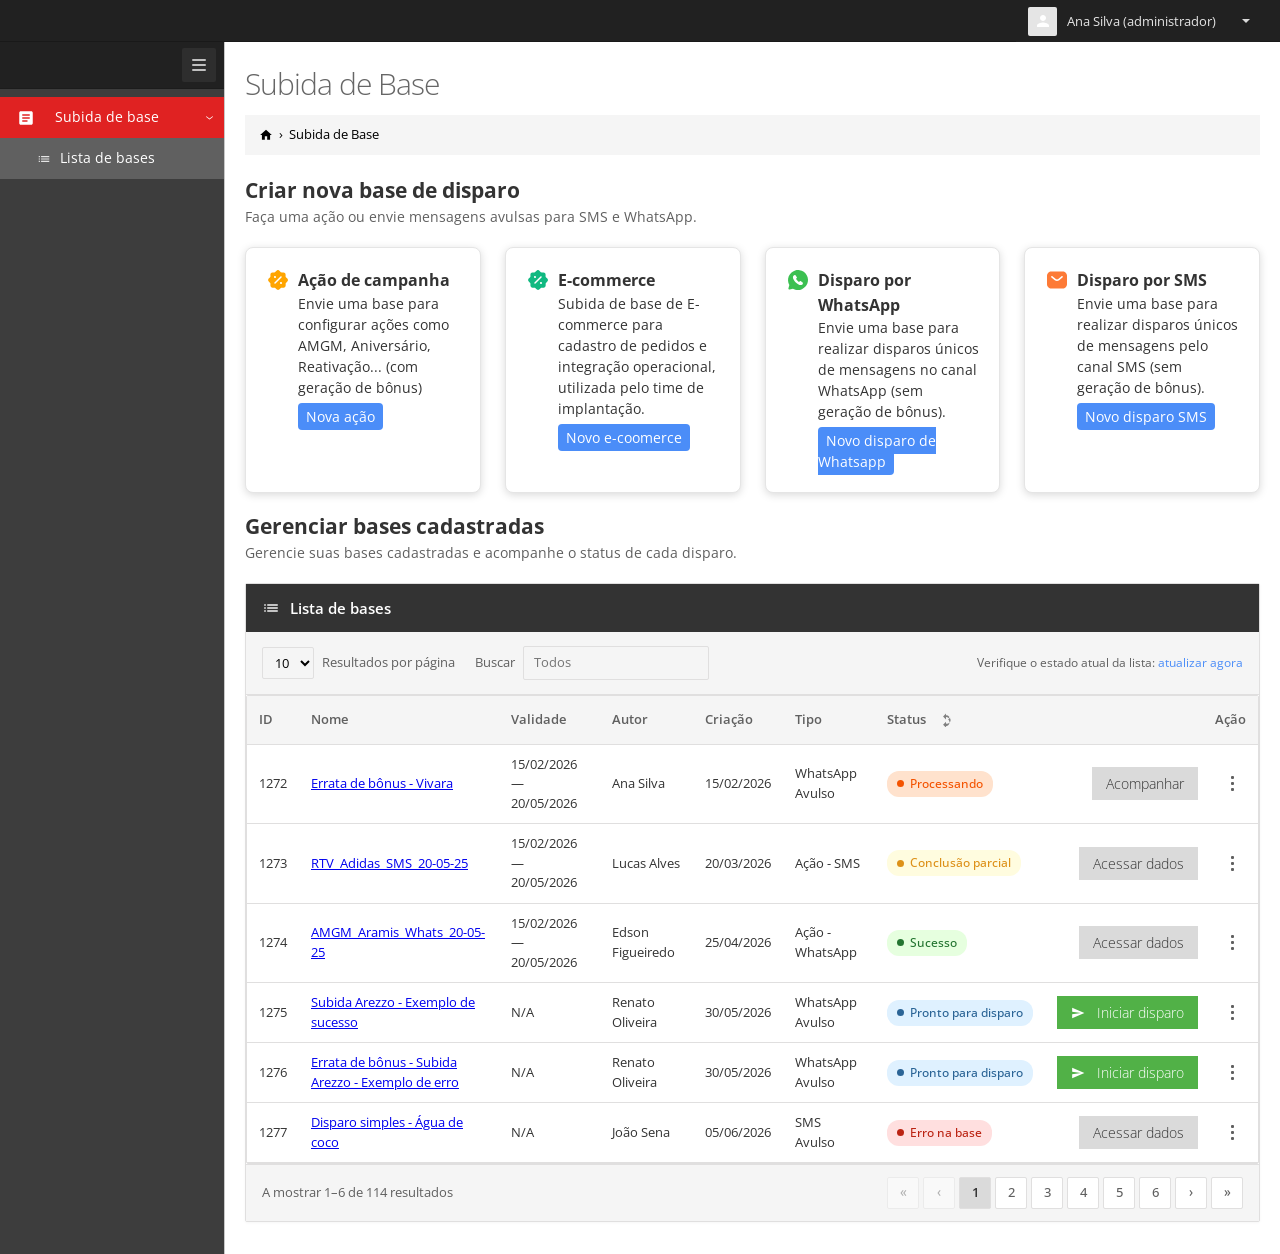
<file: index.html>
<!DOCTYPE html>
<html lang="pt-BR">
  <head>
    <meta charset="utf-8" />
    <meta name="viewport" content="width=device-width, initial-scale=1" />
    <title>Subida de Base — Disparo de Teste</title>
    <link rel="preconnect" href="https://fonts.googleapis.com" />
    <link rel="preconnect" href="https://fonts.gstatic.com" crossorigin />
    <link
      href="https://fonts.googleapis.com/css2?family=Open+Sans:ital,wght@0,400;0,600;0,700;1,400&display=swap"
      rel="stylesheet"
    />
    <link rel="stylesheet" href="assets/css/prototype-theme.css" />
    <link rel="stylesheet" href="assets/css/whitelabel-tokens.css" />
    <link rel="stylesheet" href="assets/css/admin.css" />
    <link rel="stylesheet" href="assets/css/modal-validacao-pre-disparo.css" />
  </head>
  <body class="gb-prototype">
    <!-- Header -->
    <div class="header navbar navbar-fixed-top" role="banner">
      <div class="header-inner">
        <ul class="nav navbar-nav pull-right">
          <li class="dropdown user">
            <a class="dropdown-toggle" href="#" aria-expanded="false" aria-haspopup="true">
              <span class="avatar" aria-hidden="true"></span>
              <span class="username">Ana Silva (administrador)</span>
              <b class="caret"></b>
            </a>
          </li>
        </ul>
      </div>
    </div>

    <div class="page-container">
      <!-- Sidebar -->
      <div class="page-sidebar-wrapper">
        <div class="page-sidebar navbar-collapse collapse" id="page-sidebar">
          <div class="page-sidebar-toolbar">
            <button type="button" class="sidebar-toggler" aria-controls="page-sidebar" aria-expanded="true" title="Recolher menu">
              <span class="sidebar-toggler-icon" aria-hidden="true"></span>
              <span class="visually-hidden">Alternar menu lateral</span>
            </button>
          </div>
          <div class="slimScrollDiv">
            <ul class="page-sidebar-menu">
              <li class="start open active">
                <a href="#" class="nav-toggle" aria-expanded="true" aria-haspopup="true">
                  <i class="menu-item-icon" aria-hidden="true">
                    <svg xmlns="http://www.w3.org/2000/svg" width="18" height="18" viewBox="0 0 24 24" fill="currentColor">
                      <path d="M19 3H5c-1.11 0-2 .9-2 2v14c0 1.1.89 2 2 2h14c1.11 0 2-.9 2-2V5c0-1.1-.89-2-2-2zm-5 14H7v-2h7v2zm3-4H7v-2h10v2zm0-4H7V7h10v2z"/>
                    </svg>
                  </i>
                  <span class="title" data-sidebar-label>Subida de base</span>
                  <span class="submenu-arrow menu-item-has-arrow" aria-hidden="true"></span>
                </a>
                <ul class="sub-menu">
                  <li class="active">
                    <a href="index.html">
                      <span class="sub-menu-icon" aria-hidden="true">
                        <svg xmlns="http://www.w3.org/2000/svg" viewBox="0 0 24 24" fill="currentColor">
                          <path d="M3 13h2v-2H3v2zm0 4h2v-2H3v2zm0-8h2V7H3v2zm4 4h14v-2H7v2zm0 4h14v-2H7v2zM7 7v2h14V7H7z"/>
                        </svg>
                      </span>
                      Lista de bases
                    </a>
                  </li>
                </ul>
              </li>
            </ul>
          </div>
        </div>
      </div>

      <!-- Conteúdo principal -->
      <div id="segmentation-list-content">
        <div class="page-content">
          <h1 class="page-title">Subida de Base</h1>
          <nav class="page-breadcrumb" aria-label="Navegação em trilha">
            <a href="#" class="page-breadcrumb__home" aria-label="Início">
              <svg xmlns="http://www.w3.org/2000/svg" width="14" height="14" viewBox="0 0 24 24" fill="currentColor" aria-hidden="true">
                <path d="M10 20v-6h4v6h5v-8h3L12 3 2 12h3v8z" />
              </svg>
            </a>
            <span class="sep">›</span>
            <span class="is-current" aria-current="page">Subida de Base</span>
          </nav>

                    <div class="titleandsub">

          <h2>Criar nova base de disparo</h2>

          <p class="jornada-page-subtitle">
            Faça uma ação ou envie mensagens avulsas para SMS e WhatsApp.
          </p>

          </div>

        <!-- CARDS DE AÇOES -->
          
<div class="cards-wrapper">
<div class="carddenovaacao"> 
    <img src="assets/css/icons/discount.svg" class="icon-card" alt="Ícone de ação">
    
    <div class="textcontentcard"> 
        <h3 class="contentcarddenovaacao">Ação de campanha</h3> 
        <p class="contentcarddenovaacao">Envie uma base para configurar ações como AMGM, Aniversário, Reativação... (com geração de bônus)</p>
      <a class="admin-btn-acaodecard">Nova ação</a>
    </div>
</div>

<div class="carddenovaacao"> 
    <img src="assets/css/icons/ecommerce.svg" class="icon-card" alt="Ícone de ação">
    
    <div class="textcontentcard"> 
        <h3 class="contentcarddenovaacao">E-commerce</h3> 
        <p class="contentcarddenovaacao">Subida de base de E-commerce para cadastro de pedidos e integração operacional, utilizada pelo time de implantação.</p> 
   <a class="admin-btn-acaodecard">Novo e-coomerce</a>
    </div>
</div>

<div class="carddenovaacao"> 
    <img src="assets/css/icons/whatsapp.svg" class="icon-card" alt="Ícone de ação">
    
    <div class="textcontentcard"> 
        <h3 class="contentcarddenovaacao">Disparo por WhatsApp</h3> 
        <p class="contentcarddenovaacao">Envie uma base para realizar disparos únicos de mensagens no canal WhatsApp (sem geração de bônus).</p> 
   <a class="admin-btn-acaodecard">Novo disparo de Whatsapp</a>
    </div>
</div>

<div class="carddenovaacao"> 
    <img src="assets/css/icons/sms.svg" class="icon-card" alt="Ícone de ação">
    
    <div class="textcontentcard"> 
        <h3 class="contentcarddenovaacao">Disparo por SMS</h3> 
        <p class="contentcarddenovaacao">Envie uma base para realizar disparos únicos de mensagens pelo canal SMS (sem geração de bônus).</p> 
   <a class="admin-btn-acaodecard">Novo disparo SMS</a>
    </div>
</div>
</div>
          <!-- Conteudo da tabela -->

          <div class="titleandsub">

          <h2>Gerenciar bases cadastradas</h2>

          <p class="jornada-page-subtitle">
            Gerencie suas bases cadastradas e acompanhe o status de cada disparo.
          </p>

          </div>
          

          <section class="content-panel" aria-labelledby="dt-list-panel-title">
            <header class="content-panel__head">
              <h2 id="dt-list-panel-title" class="content-panel__title">
                <span class="content-panel__title-icon" aria-hidden="true">
                  <svg xmlns="http://www.w3.org/2000/svg" width="18" height="18" viewBox="0 0 24 24" fill="currentColor">
                    <path d="M3 13h2v-2H3v2zm0 4h2v-2H3v2zm0-8h2V7H3v2zm4 4h14v-2H7v2zm0 4h14v-2H7v2zM7 7v2h14V7H7z"/>
                  </svg>
                </span>
                Lista de bases
              </h2>
            </header>

            <div class="content-panel__toolbar">
              <div class="content-panel__toolbar-left">
                <div class="content-panel__field content-panel__field--page-size">
                  <select id="page-size" name="pageSize" aria-label="Itens por página">
                    <option value="10" selected>10</option>
                    <option value="25">25</option>
                    <option value="50">50</option>
                  </select>
                  <span class="content-panel__suffix">Resultados por página</span>
                </div>
                <div class="content-panel__field">
                  <label for="busca-base">Buscar</label>
                  <input id="busca-base" type="search" name="q" placeholder="Todos" autocomplete="off" />
                </div>
              </div>
              <div class="content-panel__toolbar-right">
                Verifique o estado atual da lista:
                <a href="#">atualizar agora</a>
              </div>
            </div>

            <div class="content-panel__body">
              <div class="portlet box grey">
                <div class="portlet-body">
                  <div id="segmentationDataTable_wrapper">
                    <div class="row">
                      <div class="col-sm-12">
                        <table id="segmentationDataTable" class="data-table">
                          <thead>
                            <tr>
                              <th>ID</th>
                              <th>Nome</th>
                              <th>Validade</th>
                              <th>Autor</th>
                              <th>Criação</th>
                              <th>Tipo</th>
                              <th>
                                <span class="th-with-icon">
                                  Status
                                  <button type="button" class="btn-icon-kebab" title="Atualizar lista" aria-label="Atualizar status">
                                    <svg xmlns="http://www.w3.org/2000/svg" width="14" height="14" viewBox="0 0 24 24" fill="currentColor">
                                      <path d="M17.65 6.35A7.958 7.958 0 0012 4V1L7 6l5 5V7c1.76 0 3.36.71 4.54 1.85l1.11-1.5zM19.73 7.27L18.62 8.78A5.991 5.991 0 0112 18v-3l-5 5 5 5v-2.09c3.45-.49 6-3.39 6-6.91 0-1.1-.25-2.14-.68-3.09l-1.59-1.65z"/>
                                    </svg>
                                  </button>
                                </span>
                              </th>
                              <th>Ação</th>
                            </tr>
                          </thead>
                          <tbody>
                            <tr class="even">
                              <td>1272</td>
                              <td><a href="#">Errata de bônus - Vivara</a></td>
                              <td>15/02/2026 — 20/05/2026</td>
                              <td>Ana Silva</td>
                              <td>15/02/2026</td>
                              <td>WhatsApp Avulso</td>
                              <td><span class="status-pill status-pill--orange">Processando</span></td>
                              <td>
                                <div class="data-table__action-row">
                                  <a class="btn-acompanhar" href="#">Acompanhar</a>
                                  <div class="action-dropdown">
                                    <button type="button" class="action-dropdown-toggle" onclick="toggleActionMenu(this)" aria-haspopup="true" aria-expanded="false" aria-label="Mais opções">
                                      <span class="action-dropdown-toggle__icon" aria-hidden="true">
                                        <span class="action-dropdown-toggle__dot"></span>
                                        <span class="action-dropdown-toggle__dot"></span>
                                        <span class="action-dropdown-toggle__dot"></span>
                                      </span>
                                    </button>
                                    <div class="action-dropdown-menu" role="menu" aria-hidden="true">
                                      <button type="button" class="action-dropdown-menu__item" role="menuitem">Detalhes do disparo</button>
                                      <button type="button" class="action-dropdown-menu__item" role="menuitem">Cancelar disparo</button>
                                    </div>
                                  </div>
                                </div>
                              </td>
                            </tr>
                            <tr class="odd">
                              <td>1273</td>
                              <td><a href="#">RTV_Adidas_SMS_20-05-25</a></td>
                              <td>15/02/2026 — 20/05/2026</td>
                              <td>Lucas Alves</td>
                              <td>20/03/2026</td>
                              <td>Ação - SMS</td>
                              <td><span class="status-pill status-pill--yellow">Conclusão parcial</span></td>
                              <td>
                                <div class="data-table__action-row">
                                  <a class="btn-acompanhar" href="#">Acessar dados</a>
                                  <div class="action-dropdown">
                                    <button type="button" class="action-dropdown-toggle" onclick="toggleActionMenu(this)" aria-haspopup="true" aria-expanded="false" aria-label="Mais opções">
                                      <span class="action-dropdown-toggle__icon" aria-hidden="true">
                                        <span class="action-dropdown-toggle__dot"></span>
                                        <span class="action-dropdown-toggle__dot"></span>
                                        <span class="action-dropdown-toggle__dot"></span>
                                      </span>
                                    </button>
                                    <div class="action-dropdown-menu" role="menu" aria-hidden="true">
                                      <button type="button" class="action-dropdown-menu__item" role="menuitem">Detalhes do disparo</button>
                                    </div>
                                  </div>
                                </div>
                              </td>
                            </tr>
                            <tr class="even">
                              <td>1274</td>
                              <td><a href="#">AMGM_Aramis_Whats_20-05-25</a></td>
                              <td>15/02/2026 — 20/05/2026</td>
                              <td>Edson Figueiredo</td>
                              <td>25/04/2026</td>
                              <td>Ação - WhatsApp</td>
                              <td><span class="status-pill status-pill--green">Sucesso</span></td>
                              <td>
                                <div class="data-table__action-row">
                                  <a class="btn-acompanhar" href="#">Acessar dados</a>
                                  <div class="action-dropdown">
                                    <button type="button" class="action-dropdown-toggle" onclick="toggleActionMenu(this)" aria-haspopup="true" aria-expanded="false" aria-label="Mais opções">
                                      <span class="action-dropdown-toggle__icon" aria-hidden="true">
                                        <span class="action-dropdown-toggle__dot"></span>
                                        <span class="action-dropdown-toggle__dot"></span>
                                        <span class="action-dropdown-toggle__dot"></span>
                                      </span>
                                    </button>
                                    <div class="action-dropdown-menu" role="menu" aria-hidden="true">
                                      <button type="button" class="action-dropdown-menu__item" role="menuitem">Detalhes do disparo</button>
                                    </div>
                                  </div>
                                </div>
                              </td>
                            </tr>
                            <!-- LINHA-ALVO DO FLUXO: status "Pronto para disparo" + opção "Enviar mensagem de teste" no kebab -->
                            <tr class="odd">
                              <td>1275</td>
                              <td><a href="#">Subida Arezzo - Exemplo de sucesso</a></td>
                              <td>N/A</td>
                              <td>Renato Oliveira</td>
                              <td>30/05/2026</td>
                              <td>WhatsApp Avulso</td>
                              <td><span class="status-pill status-pill--blue">Pronto para disparo</span></td>
                              <td>
                                <div class="data-table__action-row">
                                  <a class="btn-acompanhar admin-btn-iniciar-disparo" href="#" id="btn-iniciar-disparo">
                                    <svg xmlns="http://www.w3.org/2000/svg" width="14" height="14" viewBox="0 0 24 24" fill="currentColor" style="margin-right:4px;vertical-align:middle">
                                      <path d="M2.01 21L23 12 2.01 3 2 10l15 2-15 2z"/>
                                    </svg>
                                    Iniciar disparo
                                  </a>
                                  <div class="action-dropdown">
                                    <button type="button" class="action-dropdown-toggle" onclick="toggleActionMenu(this)" aria-haspopup="true" aria-expanded="false" aria-label="Mais opções">
                                      <span class="action-dropdown-toggle__icon" aria-hidden="true">
                                        <span class="action-dropdown-toggle__dot"></span>
                                        <span class="action-dropdown-toggle__dot"></span>
                                        <span class="action-dropdown-toggle__dot"></span>
                                      </span>
                                    </button>
                                    <div class="action-dropdown-menu" role="menu" aria-hidden="true">
                                      <button type="button" class="action-dropdown-menu__item" role="menuitem" id="btn-menu-enviar-teste">
                                        Testar
                                      </button>
                                      <button type="button" class="action-dropdown-menu__item" role="menuitem">Detalhes do disparo</button>
                                      <button type="button" class="action-dropdown-menu__item" role="menuitem">Cancelar disparo</button>
                                    </div>
                                  </div>
                                </div>
                              </td>
                            </tr>
                            <tr class="even">
                              <td>1276</td>
                              <td><a href="#">Errata de bônus - Subida Arezzo - Exemplo de erro</a></td>
                              <td>N/A</td>
                              <td>Renato Oliveira</td>
                              <td>30/05/2026</td>
                              <td>WhatsApp Avulso</td>
                              <td><span class="status-pill status-pill--blue">Pronto para disparo</span></td>
                              <td>
                                <div class="data-table__action-row">
                                  <a class="btn-acompanhar admin-btn-iniciar-disparo" href="#" id="btn-iniciar-disparo-erro">
                                    <svg xmlns="http://www.w3.org/2000/svg" width="14" height="14" viewBox="0 0 24 24" fill="currentColor" style="margin-right:4px;vertical-align:middle">
                                      <path d="M2.01 21L23 12 2.01 3 2 10l15 2-15 2z"/>
                                    </svg>
                                    Iniciar disparo
                                  </a>
                                  <div class="action-dropdown">
                                    <button type="button" class="action-dropdown-toggle" onclick="toggleActionMenu(this)" aria-haspopup="true" aria-expanded="false" aria-label="Mais opções">
                                      <span class="action-dropdown-toggle__icon" aria-hidden="true">
                                        <span class="action-dropdown-toggle__dot"></span>
                                        <span class="action-dropdown-toggle__dot"></span>
                                        <span class="action-dropdown-toggle__dot"></span>
                                      </span>
                                    </button>
                                    <div class="action-dropdown-menu" role="menu" aria-hidden="true">
                                      <button type="button" class="action-dropdown-menu__item" role="menuitem" id="btn-menu-enviar-teste-erro">
                                        Testar
                                      </button>
                                      <button type="button" class="action-dropdown-menu__item" role="menuitem">Detalhes do disparo</button>
                                      <button type="button" class="action-dropdown-menu__item" role="menuitem">Cancelar disparo</button>
                                    </div>
                                  </div>
                                </div>
                              </td>
                            </tr>
                            <tr class="odd">
                              <td>1277</td>
                              <td><a href="#">Disparo simples - Água de coco</a></td>
                              <td>N/A</td>
                              <td>João Sena</td>
                              <td>05/06/2026</td>
                              <td>SMS Avulso</td>
                              <td><span class="status-pill status-pill--red">Erro na base</span></td>
                              <td>
                                <div class="data-table__action-row">
                                  <a class="btn-acompanhar" href="#">Acessar dados</a>
                                  <div class="action-dropdown">
                                    <button type="button" class="action-dropdown-toggle" onclick="toggleActionMenu(this)" aria-haspopup="true" aria-expanded="false" aria-label="Mais opções">
                                      <span class="action-dropdown-toggle__icon" aria-hidden="true">
                                        <span class="action-dropdown-toggle__dot"></span>
                                        <span class="action-dropdown-toggle__dot"></span>
                                        <span class="action-dropdown-toggle__dot"></span>
                                      </span>
                                    </button>
                                    <div class="action-dropdown-menu" role="menu" aria-hidden="true">
                                      <button type="button" class="action-dropdown-menu__item" role="menuitem">Detalhes do disparo</button>
                                    </div>
                                  </div>
                                </div>
                              </td>
                            </tr>
                          </tbody>
                        </table>
                      </div>
                    </div>
                  </div>
                </div>
              </div>
            </div>
            <div class="content-panel__footer jornada-table-footer" role="navigation" aria-label="Paginação">
              <div class="jornada-pagination-info">A mostrar 1–6 de 114 resultados</div>
              <ul class="jornada-pagination">
                <li><span aria-disabled="true">«</span></li>
                <li><span aria-disabled="true">‹</span></li>
                <li class="is-active"><span aria-current="page">1</span></li>
                <li><a href="#">2</a></li>
                <li><a href="#">3</a></li>
                <li><a href="#">4</a></li>
                <li><a href="#">5</a></li>
                <li><a href="#">6</a></li>
                <li><a href="#">›</a></li>
                <li><a href="#">»</a></li>
              </ul>
            </div>
          </section>
        </div>
      </div>
    </div>

    <!-- Validação pré-disparo (embed index — caminho feliz) -->
<div class="admin-modal-backdrop" id="vpd-backdrop" aria-hidden="true" style="display: none;">
    <div class="admin-modal-shell" role="dialog" aria-modal="true" aria-labelledby="vpd-modalTitle">
      <header class="admin-modal-header">
        <h2 class="admin-modal-header__title" id="vpd-modalTitle">Testar disparo</h2>
        <button type="button" class="admin-modal-header__close" aria-label="Fechar" id="vpd-btnClose">×</button>
      </header>

      <div class="admin-modal-body">
        <nav class="admin-stepper" aria-label="Etapas">
          <div class="admin-stepper__item is-active" data-step-dot="1">
            <span class="admin-stepper__badge" data-badge="1">1</span>
            <span class="admin-stepper__label">Introdução</span>
          </div>
          <div class="admin-stepper__item" data-step-dot="2">
            <span class="admin-stepper__badge" data-badge="2">2</span>
            <span class="admin-stepper__label">Teste de mensagens</span>
          </div>
          <div class="admin-stepper__item" data-step-dot="3">
            <span class="admin-stepper__badge" data-badge="3">3</span>
            <span class="admin-stepper__label">Disparo</span>
          </div>
        </nav>

        <!-- Step 1 -->
        <section class="admin-step-panel is-active" data-step-panel="1" aria-label="Introdução">
          <div class="admin-modal-hero">
            <div class="admin-modal-hero__illu" aria-hidden="true">
              <img class="admin-modal-hero__illu-img" src="assets/css/icons/svg-test-default.svg" width="194" height="165" alt="" />
            </div>
            <div class="admin-modal-hero__text">
              <h3 class="admin-modal-hero__title">Confira tudo antes de disparar para todos</h3>
              <p class="admin-modal-hero__desc">
                Você envia a mensagem da campanha para o seu celular (ou de quem você escolher) usando dados de um cliente real da base. Assim, você confere se as variáveis estão corretas antes de disparar para todos. Nenhum cliente recebe nada nesta etapa.
              </p>
            </div>
          </div>
        </section>

        <!-- Step 2 -->
        <section class="admin-step-panel" data-step-panel="2" aria-label="Teste de mensagens">
          <div class="admin-field">
            <label class="admin-field__label" for="vpd-phoneTest">Número de celular para teste *</label>
            <input
              class="admin-field__input"
              id="vpd-phoneTest"
              type="tel"
              inputmode="tel"
              placeholder="(XX) 90000-0000"
              autocomplete="tel"
            />
          </div>

          <div class="admin-test-cards-wrap">
            <article class="admin-test-card" data-card>
              <h4 class="admin-test-card__title">Primeiro cliente da base</h4>
              <div class="admin-test-card__preview">
                <div class="admin-mini-card">
                  Olá, <span class="msg-var">João</span>! Obrigado por comprar na <span class="msg-var">Arezzo Barueri</span>.
                  Você ganhou <span class="msg-var">R$20,00</span> para sua próxima compra!
                </div>
                <div class="admin-test-card__actions">
                  <button type="button" class="admin-btn-enviar-teste" disabled data-send-test>
                    <svg class="admin-btn-enviar-teste__icon" viewBox="0 0 24 24" fill="none" aria-hidden="true">
                      <path
                        d="M3 11.5L21 4L14 20L11 12L3 11.5Z"
                        stroke="currentColor"
                        stroke-width="1.75"
                        stroke-linejoin="round"
                      />
                    </svg>
                    <span class="admin-btn-enviar-teste__label">Enviar</span>
                  </button>
                  <p class="admin-test-card__hint">Confira o SMS no celular informado</p>
                </div>
              </div>
            </article>

            <article class="admin-test-card" data-card>
              <h4 class="admin-test-card__title">Último cliente da base</h4>

              <div class="admin-test-card__preview">
                <div class="admin-mini-card">
                  Olá, <span class="msg-var">Maria</span>! Obrigado por comprar na <span class="msg-var">Arezzo Morumbi</span>.
                  Você ganhou <span class="msg-var">R$15,00</span> para sua próxima compra!
                </div>
                <div class="admin-test-card__actions">
                  <button type="button" class="admin-btn-enviar-teste" disabled data-send-test>
                    <svg class="admin-btn-enviar-teste__icon" viewBox="0 0 24 24" fill="none" aria-hidden="true">
                      <path
                        d="M3 11.5L21 4L14 20L11 12L3 11.5Z"
                        stroke="currentColor"
                        stroke-width="1.75"
                        stroke-linejoin="round"
                      />
                    </svg>
                    <span class="admin-btn-enviar-teste__label">Enviar</span>
                  </button>
                  <p class="admin-test-card__hint">Confira o SMS no celular informado</p>
                </div>
              </div>
            </article>

            <article class="admin-test-card" data-card>
              <h4 class="admin-test-card__title">Teste com dados fictícios</h4>
              <p class="admin-test-card__desc">Edite os campos abaixo para criar um teste com dados personalizados.</p>
              <div class="admin-test-card__form">
                <div>
                  <label for="vpd-fictStore">Loja</label>
                  <select id="vpd-fictStore">
                    <option value="">Selecione</option>
                    <option value="arezzo-barueri">Arezzo Barueri</option>
                    <option value="arezzo-morumbi">Arezzo Morumbi</option>
                  </select>
                </div>
                <div>
                  <label for="vpd-fictBonus">Valor do bônus</label>
                  <div class="admin-input-currency">
                    <span class="admin-input-currency__prefix">R$</span>
                    <input
                      id="vpd-fictBonus"
                      type="text"
                      inputmode="decimal"
                      placeholder="0,00"
                      autocomplete="off"
                    />
                  </div>
                </div>
                <div>
                  <label for="vpd-fictName">Nome</label>
                  <input id="vpd-fictName" type="text" placeholder="Ex: João da Silva" />
                </div>
              </div>
              <div class="admin-test-card__preview">
                <div class="admin-mini-card">
                  Olá, <span class="msg-var" data-fict-name>Nome</span>! Obrigado por comprar na <span class="msg-var" data-fict-store>Loja</span>.
                  Você ganhou <span class="msg-var" data-fict-bonus>R$ 0,00</span> para sua próxima compra!
                </div>
                <div class="admin-test-card__actions">
                  <button type="button" class="admin-btn-enviar-teste" disabled data-send-test>
                    <svg class="admin-btn-enviar-teste__icon" viewBox="0 0 24 24" fill="none" aria-hidden="true">
                      <path
                        d="M3 11.5L21 4L14 20L11 12L3 11.5Z"
                        stroke="currentColor"
                        stroke-width="1.75"
                        stroke-linejoin="round"
                      />
                    </svg>
                    <span class="admin-btn-enviar-teste__label">Enviar</span>
                  </button>
                  <p class="admin-test-card__hint">Confira o SMS no celular informado</p>
                </div>
              </div>
            </article>
          </div>
        </section>

        <!-- Step 3 -->
        <section class="admin-step-panel" data-step-panel="3" aria-label="Disparo">
          <div class="admin-modal-hero">
            <div class="admin-modal-hero__illu admin-modal-hero__illu--step3" aria-hidden="true">
              <img class="admin-modal-hero__illu-img admin-modal-hero__illu-img--step3-feliz" src="assets/css/icons/svg-test-success.svg" width="181" height="165" alt="" />
              <img class="admin-modal-hero__illu-img admin-modal-hero__illu-img--step3-erro" src="assets/css/icons/svg-test-Warning.svg" width="181" height="165" alt="" />
            </div>
            <div class="admin-modal-hero__text">
              <h3 class="admin-modal-hero__title" id="vpd-step3Title">Teste finalizado!</h3>
              <p class="admin-modal-hero__desc" id="vpd-step3Desc">
                Agora você já pode fazer o disparo da sua base com mais segurança.
              </p>
            </div>
          </div>
        </section>
      </div>

      <footer class="admin-modal-footer" id="vpd-modalFooter" data-step="1">
        <div class="admin-modal-footer__group footer--step1">
          <button type="button" class="admin-btn admin-btn--secondary" data-action="cancel">Cancelar</button>
          <button type="button" class="admin-btn admin-btn--primary" data-action="next">Avançar</button>
        </div>
        <div class="admin-modal-footer__group footer--step2">
          <button type="button" class="admin-btn admin-btn--secondary" data-action="cancel">Cancelar</button>
          <button type="button" class="admin-btn admin-btn--secondary" data-action="back">Voltar</button>
          <button type="button" class="admin-btn admin-btn--primary" data-action="next">Avançar</button>
        </div>
        <div class="admin-modal-footer__group footer--step3">
          <button type="button" class="admin-btn admin-btn--secondary" data-action="cancel">Fechar sem disparar</button>
          <button type="button" class="admin-btn admin-btn--secondary" data-action="back">Voltar</button>
          <button type="button" class="admin-btn admin-btn--success" data-action="confirm">Iniciar disparo</button>
        </div>
      </footer>
    </div>
  </div>

    <!-- ETAPA 3.3: Modal de gatilho (Variação 1 + Variação 2) -->

    <!-- Backdrop compartilhado por todos os modais de feedback -->
    <div id="jornada-feedback-backdrop" class="modal-backdrop fade" aria-hidden="true"></div>

    <!-- Modal de Gatilho — VARIAÇÃO 1 (neutra, sem erro detectado) -->
    <div
      id="dt-modal-gatilho-v1"
      class="modal fade jornada-feedback-modal"
      tabindex="-1"
      role="dialog"
      aria-labelledby="dt-modal-gatilho-v1-titulo"
      aria-hidden="true"
    >
      <div class="modal-dialog" role="document">
        <div class="modal-content">
          <div class="jornada-feedback-modal__inner">
            <div class="jornada-feedback-modal__icon jornada-feedback-modal__icon--warning" aria-hidden="true">
              <svg xmlns="http://www.w3.org/2000/svg" viewBox="0 0 24 24" fill="currentColor" aria-hidden="true">
                <path d="M1 21h22L12 2 1 21zm12-3h-2v-2h2v2zm0-4h-2v-4h2v4z" />
              </svg>
            </div>
            <h2 id="dt-modal-gatilho-v1-titulo" class="jornada-feedback-modal__title">Que tal fazer um teste?</h2>
            <p class="jornada-feedback-modal__text">
              Deseja fazer um teste de envio para confirmar se todas as variáveis estão corretas?
            </p>
            <div class="jornada-feedback-modal__actions admin-modal-actions--center">
              <button type="button" class="btn btn-default" id="btn-v1-enviar-sem-testar">Disparar sem testar</button>
              <button type="button" class="btn btn-primary" id="btn-v1-fazer-teste">Quero testar</button>
            </div>
          </div>
        </div>
      </div>
    </div>

    <!-- TODO Etapa 3.6: Modal de erro genérico -->

    <script>
      // Toggle do kebab menu (copiado do exemplo-crud.html do DS)
      // Inline aqui porque é padrão do DS — não específico deste projeto
      function toggleActionMenu(btn) {
        var wrap = btn.closest(".action-dropdown");
        if (!wrap) return;
        var menu = wrap.querySelector(".action-dropdown-menu");
        if (!menu) return;
        var willOpen = !menu.classList.contains("show");
        document.querySelectorAll(".action-dropdown-menu.show").forEach(function (m) {
          if (m !== menu) {
            m.classList.remove("show");
            m.setAttribute("aria-hidden", "true");
            var w = m.closest(".action-dropdown");
            var b = w && w.querySelector(".action-dropdown-toggle");
            if (b) b.setAttribute("aria-expanded", "false");
          }
        });
        if (willOpen) {
          menu.classList.add("show");
          menu.setAttribute("aria-hidden", "false");
          btn.setAttribute("aria-expanded", "true");
        } else {
          menu.classList.remove("show");
          menu.setAttribute("aria-hidden", "true");
          btn.setAttribute("aria-expanded", "false");
        }
      }
      document.addEventListener("click", function (e) {
        var inDropdown = e.target.closest(".action-dropdown");
        if (inDropdown) return;
        document.querySelectorAll(".action-dropdown-menu.show").forEach(function (menu) {
          menu.classList.remove("show");
          menu.setAttribute("aria-hidden", "true");
          var w = menu.closest(".action-dropdown");
          var b = w && w.querySelector(".action-dropdown-toggle");
          if (b) b.setAttribute("aria-expanded", "false");
        });
      });
      document.addEventListener("keydown", function (e) {
        if (e.key !== "Escape") return;
        document.querySelectorAll(".action-dropdown-menu.show").forEach(function (menu) {
          menu.classList.remove("show");
          menu.setAttribute("aria-hidden", "true");
          var w = menu.closest(".action-dropdown");
          var b = w && w.querySelector(".action-dropdown-toggle");
          if (b) b.setAttribute("aria-expanded", "false");
        });
      });
    </script>
    <script src="assets/js/prototype-sidebar.js"></script>
    <script src="assets/js/prototype-submenu.js"></script>
    <script src="assets/js/jornada-feedback-modal.js"></script>
    <script src="assets/js/modal-validacao-pre-disparo-embed.js"></script>
    <script src="assets/js/admin.js"></script>
  </body>
</html>
</file>
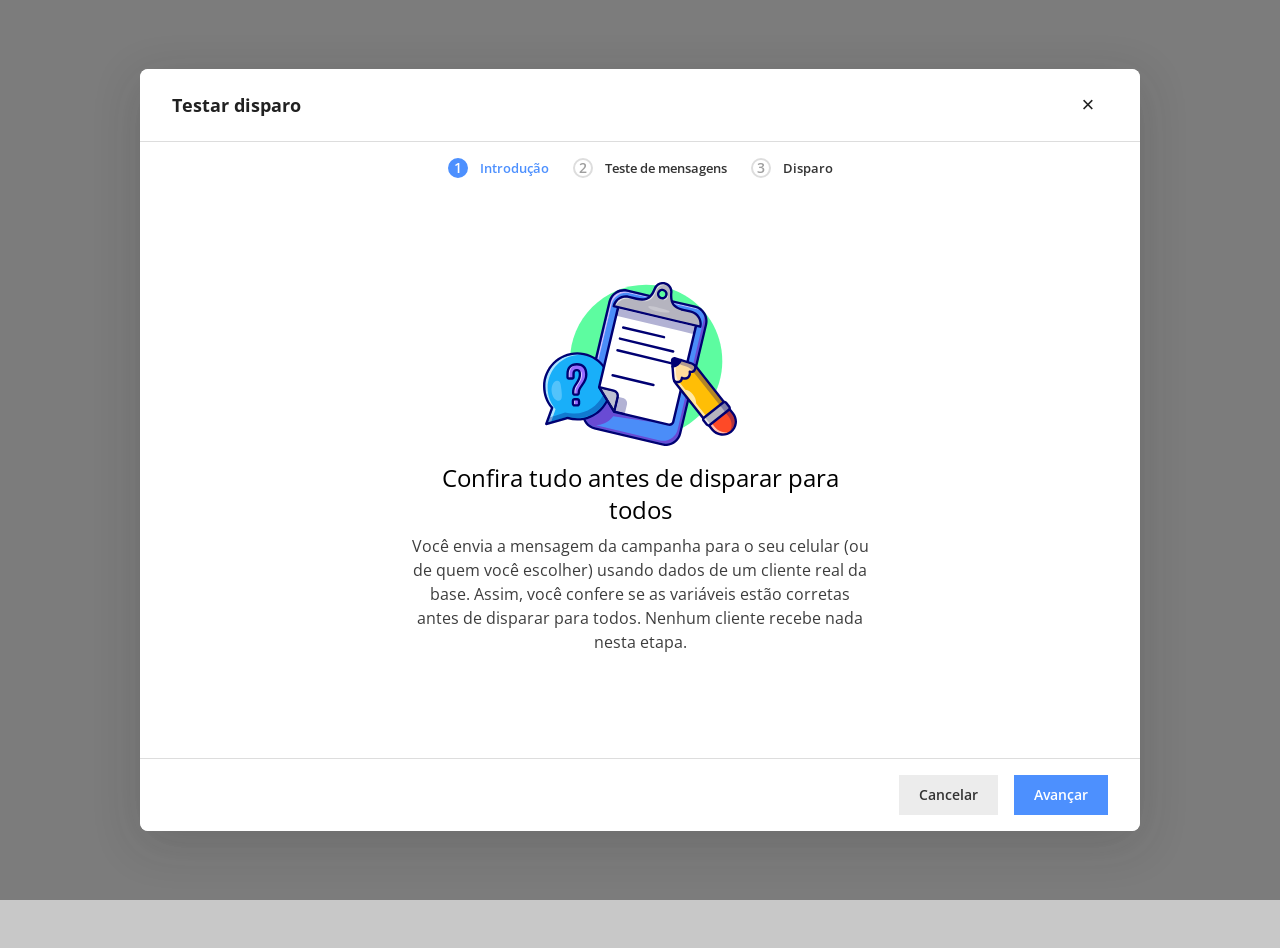
<file: modal-validacao-pre-disparo.html>
<!DOCTYPE html>
<html lang="pt-BR">
<head>
  <meta charset="UTF-8" />
  <meta name="viewport" content="width=device-width, initial-scale=1" />
  <title>Testar disparo</title>
  <link rel="preconnect" href="https://fonts.googleapis.com" />
  <link rel="preconnect" href="https://fonts.gstatic.com" crossorigin />
  <link href="https://fonts.googleapis.com/css2?family=Open+Sans:wght@400;600;700&display=swap" rel="stylesheet" />
  <link rel="stylesheet" href="assets/css/modal-validacao-pre-disparo.css" />
</head>
<body class="modal-validacao-pre-disparo-standalone">
  <div class="admin-modal-backdrop" id="backdrop" aria-hidden="false" data-vpd-scenario="feliz">
    <div class="admin-modal-shell" role="dialog" aria-modal="true" aria-labelledby="modalTitle">
      <header class="admin-modal-header">
        <h2 class="admin-modal-header__title" id="modalTitle">Testar disparo</h2>
        <button type="button" class="admin-modal-header__close" aria-label="Fechar" id="btnClose">×</button>
      </header>

      <div class="admin-modal-body">
        <nav class="admin-stepper" aria-label="Etapas">
          <div class="admin-stepper__item is-active" data-step-dot="1">
            <span class="admin-stepper__badge" data-badge="1">1</span>
            <span class="admin-stepper__label">Introdução</span>
          </div>
          <div class="admin-stepper__item" data-step-dot="2">
            <span class="admin-stepper__badge" data-badge="2">2</span>
            <span class="admin-stepper__label">Teste de mensagens</span>
          </div>
          <div class="admin-stepper__item" data-step-dot="3">
            <span class="admin-stepper__badge" data-badge="3">3</span>
            <span class="admin-stepper__label">Disparo</span>
          </div>
        </nav>

        <!-- Step 1 -->
        <section class="admin-step-panel is-active" data-step-panel="1" aria-label="Introdução">
          <div class="admin-modal-hero">
            <div class="admin-modal-hero__illu" aria-hidden="true">
              <img class="admin-modal-hero__illu-img" src="assets/css/icons/svg-test-default.svg" width="194" height="165" alt="" />
            </div>
            <div class="admin-modal-hero__text">
              <h3 class="admin-modal-hero__title">Confira tudo antes de disparar para todos</h3>
              <p class="admin-modal-hero__desc">
               Você envia a mensagem da campanha para o seu celular (ou de quem você escolher) usando dados de um cliente real da base. Assim, você confere se as variáveis estão corretas antes de disparar para todos. Nenhum cliente recebe nada nesta etapa.
              </p>
            </div>
          </div>
        </section>

        <!-- Step 2 -->
        <section class="admin-step-panel" data-step-panel="2" aria-label="Teste de mensagens">
          <div class="admin-field">
            <label class="admin-field__label" for="phoneTest">Número de celular para teste *</label>
            <input
              class="admin-field__input"
              id="phoneTest"
              type="tel"
              inputmode="tel"
              placeholder="(XX) 90000-0000"
              autocomplete="tel"
            />
          </div>

          <div class="admin-test-cards-wrap">
            <article class="admin-test-card" data-card>
              <h4 class="admin-test-card__title">Primeiro cliente da base</h4>
              <div class="admin-test-card__preview">
                <div class="admin-mini-card">
                  Olá, <span class="msg-var">João</span>! Obrigado por comprar na <span class="msg-var">Arezzo Barueri</span>.
                  Você ganhou <span class="msg-var">R$20,00</span> para sua próxima compra!
                </div>
                <div class="admin-test-card__actions">
                  <button type="button" class="admin-btn-enviar-teste" disabled data-send-test>
                    <svg class="admin-btn-enviar-teste__icon" viewBox="0 0 24 24" fill="none" aria-hidden="true">
                      <path
                        d="M3 11.5L21 4L14 20L11 12L3 11.5Z"
                        stroke="currentColor"
                        stroke-width="1.75"
                        stroke-linejoin="round"
                      />
                    </svg>
                    <span class="admin-btn-enviar-teste__label">Digite um número para testar</span>
                  </button>
                  <p class="admin-test-card__hint">Confira o SMS no celular informado</p>
                </div>
              </div>
            </article>

            <article class="admin-test-card" data-card>
              <h4 class="admin-test-card__title">Último cliente da base</h4>

              <div class="admin-test-card__preview">
                <div class="admin-mini-card">
                  Olá, <span class="msg-var">Maria</span>! Obrigado por comprar na <span class="msg-var">Arezzo Morumbi</span>.
                  Você ganhou <span class="msg-var">R$15,00</span> para sua próxima compra!
                </div>
                <div class="admin-test-card__actions">
                  <button type="button" class="admin-btn-enviar-teste" disabled data-send-test>
                    <svg class="admin-btn-enviar-teste__icon" viewBox="0 0 24 24" fill="none" aria-hidden="true">
                      <path
                        d="M3 11.5L21 4L14 20L11 12L3 11.5Z"
                        stroke="currentColor"
                        stroke-width="1.75"
                        stroke-linejoin="round"
                      />
                    </svg>
                    <span class="admin-btn-enviar-teste__label">Digite um número para testar</span>
                  </button>
                  <p class="admin-test-card__hint">Confira o SMS no celular informado</p>
                </div>
              </div>
            </article>

            <article class="admin-test-card" data-card>
              <h4 class="admin-test-card__title">Teste com dados fictícios</h4>
              <p class="admin-test-card__desc">Edite os campos abaixo para criar um teste com dados personalizados.</p>
              <div class="admin-test-card__form">
                <div>
                  <label for="fictStore">Loja</label>
                  <select id="fictStore">
                    <option value="">Selecione</option>
                    <option value="arezzo-barueri">Arezzo Barueri</option>
                    <option value="arezzo-morumbi">Arezzo Morumbi</option>
                  </select>
                </div>
                <div>
                  <label for="fictBonus">Valor do bônus</label>
                  <div class="admin-input-currency">
                    <span class="admin-input-currency__prefix">R$</span>
                    <input
                      id="fictBonus"
                      type="text"
                      inputmode="decimal"
                      placeholder="0,00"
                      autocomplete="off"
                    />
                  </div>
                </div>
                <div>
                  <label for="fictName">Nome</label>
                  <input id="fictName" type="text" placeholder="Ex: João da Silva" />
                </div>
              </div>
              <div class="admin-test-card__preview">
                <div class="admin-mini-card">
                  Olá, <span class="msg-var" data-fict-name>Nome</span>! Obrigado por comprar na <span class="msg-var" data-fict-store>Loja</span>.
                  Você ganhou <span class="msg-var" data-fict-bonus>R$ 0,00</span> para sua próxima compra!
                </div>
                <div class="admin-test-card__actions">
                  <button type="button" class="admin-btn-enviar-teste" disabled data-send-test>
                    <svg class="admin-btn-enviar-teste__icon" viewBox="0 0 24 24" fill="none" aria-hidden="true">
                      <path
                        d="M3 11.5L21 4L14 20L11 12L3 11.5Z"
                        stroke="currentColor"
                        stroke-width="1.75"
                        stroke-linejoin="round"
                      />
                    </svg>
                    <span class="admin-btn-enviar-teste__label">Digite um número para testar</span>
                  </button>
                  <p class="admin-test-card__hint">Confira o SMS no celular informado</p>
                </div>
              </div>
            </article>
          </div>
        </section>

        <!-- Step 3 -->
        <section class="admin-step-panel" data-step-panel="3" aria-label="Disparo">
          <div class="admin-modal-hero">
            <div class="admin-modal-hero__illu admin-modal-hero__illu--step3" aria-hidden="true">
              <img class="admin-modal-hero__illu-img admin-modal-hero__illu-img--step3-feliz" src="assets/css/icons/svg-test-success.svg" width="181" height="165" alt="" />
              <img class="admin-modal-hero__illu-img admin-modal-hero__illu-img--step3-erro" src="assets/css/icons/svg-test-Warning.svg" width="181" height="165" alt="" />
            </div>
            <div class="admin-modal-hero__text">
              <h3 class="admin-modal-hero__title" id="step3Title">Teste finalizado!</h3>
              <p class="admin-modal-hero__desc" id="step3Desc">
                Agora você já pode fazer o disparo da sua base com mais segurança.
              </p>
            </div>
          </div>
        </section>
      </div>

      <footer class="admin-modal-footer" id="modalFooter" data-step="1">
        <div class="admin-modal-footer__group footer--step1">
          <button type="button" class="admin-btn admin-btn--secondary" data-action="cancel">Cancelar</button>
          <button type="button" class="admin-btn admin-btn--primary" data-action="next">Avançar</button>
        </div>
        <div class="admin-modal-footer__group footer--step2">
          <button type="button" class="admin-btn admin-btn--secondary" data-action="cancel">Cancelar</button>
          <button type="button" class="admin-btn admin-btn--secondary" data-action="back">Voltar</button>
          <button type="button" class="admin-btn admin-btn--primary" data-action="next">Avançar</button>
        </div>
        <div class="admin-modal-footer__group footer--step3">
          <button type="button" class="admin-btn admin-btn--secondary" data-action="cancel">Fechar sem disparar</button>
          <button type="button" class="admin-btn admin-btn--secondary" data-action="back">Voltar</button>
          <button type="button" class="admin-btn admin-btn--success" data-action="confirm">Iniciar disparo</button>
        </div>
      </footer>
    </div>
  </div>

  <script>
    (function () {
      /** Contagem pós-envio: 60s conforme spec; altere para testar mais rápido. */
      const COOLDOWN_SEC = 60;

      let step = 1;
      const footer = document.getElementById("modalFooter");
      const panels = document.querySelectorAll("[data-step-panel]");
      const dots = document.querySelectorAll("[data-step-dot]");
      const phoneInput = document.getElementById("phoneTest");
      const sendButtons = document.querySelectorAll("[data-send-test]");

      function labelEl(btn) {
        return btn.querySelector(".admin-btn-enviar-teste__label");
      }

      function setStep(n) {
        step = Math.max(1, Math.min(3, n));
        footer.dataset.step = String(step);

        panels.forEach((p) => {
          p.classList.toggle("is-active", Number(p.getAttribute("data-step-panel")) === step);
        });

        dots.forEach((d, i) => {
          const idx = i + 1;
          d.classList.remove("is-done", "is-active");
          if (idx < step) d.classList.add("is-done");
          if (idx === step) d.classList.add("is-active");
          const badge = d.querySelector("[data-badge]");
          if (badge) {
            if (idx < step) {
              badge.textContent = "✓";
              badge.setAttribute("aria-label", "Concluído");
            } else {
              badge.textContent = String(idx);
              badge.removeAttribute("aria-label");
            }
          }
        });

        syncSendButtons();
      }

      function formatVpdPhoneDigits(raw) {
        const d = String(raw).replace(/\D/g, "").slice(0, 11);
        if (!d.length) return "";
        if (d.length <= 2) return "(" + d;
        const area = d.slice(0, 2);
        const s = d.slice(2);
        const head = "(" + area + ") ";
        if (!s.length) return "(" + area + ")";
        if (s.charAt(0) === "9") {
          if (s.length <= 5) return head + s;
          return head + s.slice(0, 5) + "-" + s.slice(5, 9);
        }
        if (s.length <= 4) return head + s;
        return head + s.slice(0, 4) + "-" + s.slice(4, 8);
      }

      function caretAfterNthDigit(str, n) {
        if (n <= 0) return 0;
        let c = 0;
        for (let i = 0; i < str.length; i++) {
          if (/\d/.test(str[i])) {
            c++;
            if (c === n) return i + 1;
          }
        }
        return str.length;
      }

      function onPhoneInput() {
        if (!phoneInput) return;
        const el = phoneInput;
        const before = el.value;
        const sel = typeof el.selectionStart === "number" ? el.selectionStart : before.length;
        const digitsBefore = (before.slice(0, sel).match(/\d/g) || []).length;
        const next = formatVpdPhoneDigits(before);
        el.value = next;
        const totalD = next.replace(/\D/g, "").length;
        const target = Math.min(digitsBefore, totalD);
        if (document.activeElement === el) {
          const pos = caretAfterNthDigit(next, target);
          el.setSelectionRange(pos, pos);
        }
        syncSendButtons();
      }

      function phoneFilled() {
        return (phoneInput.value || "").replace(/\D/g, "").length >= 10;
      }

      function syncSendButtons() {
        const ok = phoneFilled();
        sendButtons.forEach((btn) => {
          if (btn.classList.contains("is-cooldown")) return;
          const span = labelEl(btn);
          btn.disabled = !ok;
          if (span) span.textContent = ok ? "Enviar teste" : "Digite um número para testar";
        });
      }

      phoneInput.addEventListener("input", onPhoneInput);

      sendButtons.forEach((btn) => {
        btn.addEventListener("click", () => {
          if (btn.disabled || btn.classList.contains("is-cooldown")) return;
          const card = btn.closest("[data-card]");
          if (card) card.classList.add("is-sent");

          btn.classList.add("is-cooldown");
          btn.disabled = true;
          let left = COOLDOWN_SEC;
          const span = labelEl(btn);

          const tick = () => {
            if (span) span.textContent = left > 0 ? `Reenviar ${left}s` : "Reenviar";
            if (left <= 0) {
              btn.classList.remove("is-cooldown");
              syncSendButtons();
              return;
            }
            left -= 1;
            setTimeout(tick, 1000);
          };
          tick();
        });
      });

      document.getElementById("modalFooter").addEventListener("click", (e) => {
        const t = e.target;
        if (!(t instanceof HTMLElement)) return;
        const action = t.getAttribute("data-action");
        if (!action) return;
        if (action === "cancel") {
          document.getElementById("backdrop").style.display = "none";
        } else if (action === "next") setStep(step + 1);
        else if (action === "back") setStep(step - 1);
        else if (action === "confirm") {
          alert("Disparo iniciado (simulação).");
          setStep(1);
        }
      });

      document.getElementById("btnClose").addEventListener("click", () => {
        document.getElementById("backdrop").style.display = "none";
      });

      const fictName = document.getElementById("fictName");
      const fictStore = document.getElementById("fictStore");
      const fictBonus = document.getElementById("fictBonus");
      const elN = document.querySelector("[data-fict-name]");
      const elS = document.querySelector("[data-fict-store]");
      const elB = document.querySelector("[data-fict-bonus]");

      function bonusInnerFromRaw(raw) {
        if (!raw) return "";
        return String(raw).replace(/^\s*R\$\s*/i, "").trim();
      }

      function bonusPreviewFromInput(raw) {
        const inner = bonusInnerFromRaw(raw);
        if (!inner) return "R$ 0,00";
        return "R$ " + inner;
      }

      function updFict() {
        if (elN) elN.textContent = fictName.value.trim() || "Nome";
        if (elS) {
          const opt = fictStore.options[fictStore.selectedIndex];
          elS.textContent = opt && opt.value !== "" ? opt.text : "Loja";
        }
        if (elB) elB.textContent = bonusPreviewFromInput(fictBonus.value);
      }

      if (fictBonus) {
        fictBonus.addEventListener("paste", (e) => {
          const t = e.clipboardData && e.clipboardData.getData("text");
          if (t == null) return;
          e.preventDefault();
          fictBonus.value = bonusInnerFromRaw(t);
          updFict();
        });
      }

      [fictName, fictStore, fictBonus].forEach((x) => x && x.addEventListener("input", updFict));
      [fictName, fictStore, fictBonus].forEach((x) => x && x.addEventListener("change", updFict));

      setStep(1);
    })();
  </script>
</body>
</html>
</file>
<file: assets/css/prototype-theme.css>
/**
 * Giftback Admin — protótipo visual (espelho incremental)
 * Header: div.header.navbar.navbar-fixed-top
 * User: li.dropdown.user — bounds ref. 244×42px
 * Shell: div.page-container — sidebar + conteúdo
 * Menu simples: ul.page-sidebar-menu > li.start > a (ex.: Clientes)
 * Submenu aberto: li.start.open > ul.sub-menu
 * Subitem ativo: ul.sub-menu > li.active > a (ex.: Aniversário)
 * Item simples ativo (rota): li.start.active > a sem ul.sub-menu (ex.: Segmentador)
 * Conteúdo: #segmentation-list-content > .page-content — padding 25/20/32; título→breadcrumb 15px (Figma)
 * Fluxo design system (sem segmentação): design-system-crud.html, design-system-form.html, design-system-details.html — #design-system-list-content, #design-system-form-content, #design-system-detail-content
 * Form: #segmentation-add-content + .form-group.has-feedback + .form-control
 * Select: select.form-control (placeholder “Selecione” + seta)
 * Box lojas: #select_stores_button_container_initial — fill #F5F5F5, stroke #F5F5F5, botão primário
 * Botão primário: button#save_stores_button.btn.btn-primary
 * Botão secundário: button#cancel_stores_button.btn.btn-default
 * Checkbox: input.checkbox em .container-checkbox_actions_segmentation (#table_custom_segmentation)
 * Toggle: form#SegmentationForm > #values-configuration-section > .toggle-container > label.custom-toggle (~42×30px)
 * Rádios: form#SegmentationForm > #filter-origin-action-section > .row (grupo “Filtrar por origem e ação”)
 * Divisor: form#SegmentationForm > hr (~1079×2px, cinza #E1E3EA)
 * Rodapé do form: form#SegmentationForm > div.form-actions.right (~1079×75px)
 * Tabs: ul.nav.nav-tabs — ativo: topo vermelho marca; sem barra azul sob a linha de tabs
 * Card CTA: section.sb-cta > .row.cards > .col-lg-3 > article.card (~238×242px)
 * Stepper: #segmentationProcessingModal .segmentation-flow-vertical[data-current-step] (modal-body)
 * Resumo: .segmentation-modal-details (rótulo negrito + valor regular, grelha 2 col.)
 * Ação tabela: .data-table__action-row — .btn-acompanhar (primário) + .action-dropdown (kebab só com divisor se houver ação antes)
 */

:root {
  /* --- Guia de cores CRM Bonus (marca) --- */
  --crm-black: #000000;
  --crm-white: #ffffff;
  --crm-brand-red: #d32c30;
  --crm-brand-yellow: #f2ae43;
  --crm-brand-orange: #fd7a3b;
  --crm-gray-50: #f5f5f5;
  /* Um tom mais claro que gray-50 (mais próximo do branco) — ex. container do footer */
  --crm-gray-25: #fafafa;
  --crm-gray-100: #e5e5e5;
  --crm-gray-200: #dadada;
  --crm-gray-300: #d0d0d0;
  --crm-gray-400: #c0c0c0;
  --crm-gray-500: #808080;
  --crm-gray-600: #606060;
  --crm-gray-700: #404040;
  --crm-gray-800: #333333;
  --crm-gray-900: #212121;
  --crm-support-error: #e02222;
  --crm-support-alert: #feae43;
  --crm-support-success: #51b147;
  /* Azul informativo (suporte) — distinto do primário de interação */
  --crm-support-info: #3cb3dd;
  /* Primário de interação: botões, links, foco, abas */
  --crm-primary-interactive: #4b8df8;
  --crm-primary-interactive-hover: #3a74e8;
  --crm-primary-interactive-border: #4b8df8;
  --crm-blue-300: #2a6491;
  --crm-blue-200: #4b8cc4;
  --crm-blue-100: #4b8df8;
  --crm-blue-50: #89acff;
  /* Divisores, contornos e linhas estruturais */
  --crm-divider: #E0DFDF;
  --crm-red-300: #bb1a13;
  --crm-red-200: #e02222;
  --crm-red-100: #d3554f;
  --crm-red-50: #f57572;
  --crm-yellow-300: #d39113;
  --crm-yellow-200: #fbb12a;
  --crm-yellow-100: #fdc75d;
  --crm-yellow-50: #ffd17d;
  --crm-green-300: #256d2b;
  --crm-green-200: #3e9a43;
  --crm-green-100: #3dd051;
  --crm-green-50: #61d861;

  /* --- Shell (header + sidebar): neutros escuros do guia --- */
  --gb-header-bg: #212121;
  --gb-header-border-bottom: 1px solid rgba(0, 0, 0, 0.25);
  --gb-header-height: 42px;
  --gb-header-text: var(--crm-gray-100);
  --gb-header-text-font-size: 13px;
  --gb-header-padding-x: 20px;
  --gb-header-chevron: var(--crm-gray-100);

  --gb-user-item-width: 244px;
  --gb-user-item-bg: var(--crm-gray-900);
  --gb-user-item-hover-bg: var(--crm-gray-800);
  --gb-user-avatar-size: 29px;

  --gb-sidebar-bg: var(--crm-gray-800);
  --gb-sidebar-bg-darker: var(--crm-gray-900);
  --gb-sidebar-text: var(--crm-white);
  --gb-sidebar-muted: var(--crm-gray-400);
  --gb-sidebar-width: 225px;
  --gb-sidebar-collapsed-width: 50px;
  --gb-sidebar-transition: 0.25s ease;
  --gb-sidebar-menu-title-font-size: 14px;
  --gb-content-bg: var(--crm-white);
  --gb-page-content-min-height: 942px;
  --gb-breadcrumb-bg: var(--crm-gray-50);
  --gb-panel-head-bg: var(--crm-gray-800);
  /* CTA cabeçalho de tabela / painel (ref. UI Kit admin — fundo escuro) */
  --gb-panel-head-btn-bg: #EAEAEA;
  --gb-panel-head-btn-color: #333333;
  --gb-panel-head-btn-border: 1px solid rgba(0, 0, 0, 0.12);
  --gb-panel-head-btn-padding-y: 7px;
  --gb-panel-head-btn-padding-x: 16px;
  --gb-panel-head-btn-radius: 0px;
  --gb-panel-head-btn-shadow: 0 1px 2px rgba(0, 0, 0, 0.14);
  --gb-panel-head-btn-hover-bg: #f5f5f5;
  --gb-table-border: var(--crm-divider);
  /* Status pill — variações (BG + texto/indicador) */
  --gb-status-pill-yellow-bg: #fffcdf;
  --gb-status-pill-yellow-fg: #dd9119;
  --gb-status-pill-orange-bg: #ffe2cd;
  --gb-status-pill-orange-fg: #f45300;
  --gb-status-pill-blue-bg: #dff1ff;
  --gb-status-pill-blue-fg: #2a6496;
  --gb-status-pill-green-bg: #e6ffdf;
  --gb-status-pill-green-fg: #247531;
  --gb-status-pill-red-bg: #ffdfdf;
  --gb-status-pill-red-fg: #bb2413;

  /* Formulário — controlos sem fundo (transparente sobre a página) */
  --gb-input-bg: transparent;
  --gb-input-border: var(--crm-divider);
  --gb-input-border-focus: var(--crm-primary-interactive);
  --gb-input-color: var(--crm-gray-800);
  --gb-input-placeholder: var(--crm-gray-500);
  --gb-label-color: var(--crm-gray-800);
  --gb-required-color: var(--crm-support-error);
  --gb-form-section-title: var(--crm-gray-900);
  /* Box lojas — estado inicial: cinza claro (fill + stroke #F5F5F5) */
  --gb-store-box-bg: #f5f5f5;
  --gb-store-box-border-color: #f5f5f5;
  --gb-store-box-btn-bg: var(--crm-primary-interactive);
  --gb-store-box-btn-hover: var(--crm-primary-interactive-hover);
  /* Ações primárias / links */
  --gb-btn-primary-bg: var(--crm-primary-interactive);
  --gb-btn-primary-border: var(--crm-primary-interactive-border);
  --gb-btn-primary-hover: var(--crm-primary-interactive-hover);
  --gb-link-color: var(--crm-primary-interactive);
  /* Secundário — sempre fundo cinza claro, sem stroke (ref. botão «Acompanhar») */
  --gb-btn-default-bg: var(--crm-gray-200);
  --gb-btn-default-hover-bg: var(--crm-gray-100);
  --gb-btn-default-color: var(--crm-gray-800);
  /* Checkbox */
  --gb-checkbox-size: 30px;
  --gb-checkbox-radius: 2px;
  --gb-checkbox-accent: var(--crm-primary-interactive);
  --gb-checkbox-accent-border: var(--crm-primary-interactive-border);
  --gb-checkbox-border: var(--crm-divider);
  --gb-checkbox-focus-ring: rgba(75, 141, 248, 0.45);
  /* Switch */
  --gb-toggle-width: 42px;
  --gb-toggle-height: 30px;
  --gb-toggle-knob: 22px;
  --gb-toggle-padding: 4px;
  --gb-toggle-knob-translate: calc(
    var(--gb-toggle-width) - 2 * var(--gb-toggle-padding) - var(--gb-toggle-knob)
  );
  --gb-toggle-track-off: var(--crm-divider);
  --gb-toggle-track-on: var(--gb-btn-primary-bg);
  /* Rádio */
  --gb-radio-size: 18px;
  --gb-radio-border: 2px;
  --gb-radio-dot: 8px;
  --gb-filter-origin-row-bg: transparent;
  --gb-form-hr-height: 1px;
  --gb-form-hr-color: var(--crm-divider);
  --gb-form-hr-margin-y: 20px;
  --gb-form-actions-bg: var(--crm-gray-25);
  --gb-form-actions-border: var(--crm-divider);
  --gb-form-actions-padding-y: 19px;
  /* .page-content: header→título 25px; margem lateral 20px; título→breadcrumb 15px (Figma) */
  --gb-page-content-padding-top: 25px;
  --gb-page-content-padding-x: 20px;
  --gb-page-content-padding-bottom: 32px;
  --gb-page-title-to-breadcrumb: 15px;
  /* Cards CTA */
  --gb-card-bg: var(--crm-white);
  --gb-card-border: var(--crm-divider);
  --gb-card-shadow: 0 1px 1px rgba(0, 0, 0, 0.06);
  --gb-card-icon-orange: var(--crm-brand-orange);
  --gb-card-text: var(--crm-gray-600);
  /* Stepper */
  --gb-flow-line: var(--crm-divider);
  --gb-flow-dot-active: var(--crm-brand-yellow);
  --gb-flow-dot-pending-orange: color-mix(in srgb, var(--crm-brand-yellow) 32%, var(--crm-white));
  --gb-flow-dot-pending-blue: color-mix(in srgb, var(--crm-primary-interactive) 28%, var(--crm-white));
  --gb-flow-dot-pending-green: color-mix(in srgb, var(--crm-support-success) 28%, var(--crm-white));
  --gb-flow-title-pending: var(--crm-gray-400);
  --gb-flow-desc: var(--crm-gray-600);
  /* Resumo modal */
  --gb-seg-modal-details-bg: transparent;
  --gb-seg-modal-details-border: var(--crm-divider);
  --gb-seg-modal-details-value: var(--crm-gray-600);

  --gb-menu-item-height: 41px;
  /* Vermelho marca + hover escala vermelho suporte */
  --gb-menu-current-bg: var(--crm-brand-red);
  --gb-menu-current-bg-hover: var(--crm-red-300);
  --gb-nav-tab-inactive-bg: var(--crm-white);
  --gb-nav-tab-active-bg: var(--crm-white);
  --gb-nav-tab-border: var(--crm-divider);
  --gb-nav-tab-active-top-width: 3px;
  --gb-nav-tab-active-top-accent: var(--crm-brand-red);
  --gb-menu-item-active-bg: var(--crm-gray-700);
  --gb-menu-item-parent-active-bg: var(--crm-gray-700);
  --gb-menu-item-hover-bg: rgba(255, 255, 255, 0.08);
  --gb-menu-icon-color: var(--crm-gray-400);
  --gb-menu-icon-color-active: var(--crm-gray-100);
  --gb-submenu-indent: 36px;
  --gb-submenu-item-height: 30px;
  --gb-submenu-item-active-bg: var(--crm-gray-600);
  --gb-submenu-item-hover-bg: rgba(255, 255, 255, 0.06);
}

/* -------------------------------------------------------------------------- */
/* Header principal (.header.navbar.navbar-fixed-top)                        */
/* -------------------------------------------------------------------------- */

.header.navbar.navbar-fixed-top {
  box-sizing: border-box;
  position: fixed;
  top: 0;
  left: 0;
  right: 0;
  z-index: 1030;
  width: 100%;
  height: var(--gb-header-height);
  min-height: var(--gb-header-height);
  margin: 0;
  padding: 0;
  background-color: var(--gb-header-bg);
  border-bottom: var(--gb-header-border-bottom);
  font-family: "Open Sans", -apple-system, BlinkMacSystemFont, "Segoe UI", Roboto,
    "Helvetica Neue", Arial, sans-serif;
  font-size: var(--gb-header-text-font-size);
  font-weight: 400;
  line-height: 1.42857143;
  color: var(--gb-header-text);
}

.header.navbar.navbar-fixed-top * {
  box-sizing: border-box;
}

.header.navbar.navbar-fixed-top .header-inner {
  width: 100%;
  height: 100%;
  padding: 0 var(--gb-header-padding-x);
  display: flex;
  align-items: stretch;
  justify-content: flex-end;
}

.header.navbar.navbar-fixed-top ul.nav.navbar-nav.pull-right {
  float: none;
  display: flex;
  flex-direction: row;
  align-items: stretch;
  margin: 0;
  padding: 0;
  list-style: none;
  height: 100%;
}

.header.navbar.navbar-fixed-top li.dropdown.user {
  position: relative;
  flex: 0 0 var(--gb-user-item-width);
  width: var(--gb-user-item-width);
  height: var(--gb-header-height);
  margin: 0;
  background-color: var(--gb-user-item-bg);
}

.header.navbar.navbar-fixed-top li.dropdown.user:hover,
.header.navbar.navbar-fixed-top li.dropdown.user:focus-within {
  background-color: var(--gb-user-item-hover-bg);
}

.header.navbar.navbar-fixed-top li.dropdown.user > a.dropdown-toggle {
  display: flex;
  flex-direction: row;
  align-items: center;
  justify-content: flex-start;
  gap: 10px;
  width: 100%;
  height: 100%;
  margin: 0;
  padding: 0 10px 0 12px;
  border: none;
  background: transparent;
  color: inherit;
  font: inherit;
  text-decoration: none;
  white-space: nowrap;
  cursor: pointer;
}

.header.navbar.navbar-fixed-top li.dropdown.user > a.dropdown-toggle:hover,
.header.navbar.navbar-fixed-top li.dropdown.user > a.dropdown-toggle:focus {
  color: var(--gb-header-text);
  outline: none;
}

.header.navbar.navbar-fixed-top li.dropdown.user .dropdown-toggle .avatar,
.header.navbar.navbar-fixed-top li.dropdown.user .dropdown-toggle img.avatar {
  flex-shrink: 0;
  width: var(--gb-user-avatar-size);
  height: var(--gb-user-avatar-size);
  border-radius: 2px;
  background-color: var(--crm-gray-100);
  background-image: url("data:image/svg+xml,%3Csvg xmlns='http://www.w3.org/2000/svg' viewBox='0 0 24 24' fill='%23ffffff'%3E%3Cpath d='M12 12c2.21 0 4-1.79 4-4s-1.79-4-4-4-4 1.79-4 4 1.79 4 4 4zm0 2c-2.67 0-8 1.34-8 4v2h16v-2c0-2.66-5.33-4-8-4z'/%3E%3C/svg%3E");
  background-repeat: no-repeat;
  background-position: center;
  background-size: 18px 18px;
  object-fit: cover;
}

.header.navbar.navbar-fixed-top li.dropdown.user .dropdown-toggle .username {
  flex: 1 1 auto;
  min-width: 0;
  overflow: hidden;
  text-overflow: ellipsis;
  color: var(--gb-header-text);
  font-weight: 400;
}

.header.navbar.navbar-fixed-top li.dropdown.user .dropdown-toggle .caret {
  flex-shrink: 0;
  display: inline-block;
  width: 0;
  height: 0;
  margin-left: 2px;
  vertical-align: middle;
  border-top: 4px solid var(--gb-header-chevron);
  border-right: 4px solid transparent;
  border-left: 4px solid transparent;
  opacity: 0.95;
}

/* -------------------------------------------------------------------------- */
/* Shell: .page-container + .page-sidebar + .page-content                    */
/* -------------------------------------------------------------------------- */

body.gb-prototype {
  margin: 0;
  padding-top: var(--gb-header-height);
  min-height: 100vh;
  background-color: var(--gb-content-bg);
}

.visually-hidden {
  position: absolute;
  width: 1px;
  height: 1px;
  padding: 0;
  margin: -1px;
  overflow: hidden;
  clip: rect(0, 0, 0, 0);
  white-space: nowrap;
  border: 0;
}

.page-container {
  box-sizing: border-box;
  display: flex;
  flex-direction: row;
  align-items: stretch;
  width: 100%;
  min-height: calc(100vh - var(--gb-header-height));
}

.page-container * {
  box-sizing: border-box;
}

/* Sidebar — coluna (largura no wrapper, como no admin) */
.page-sidebar-wrapper {
  flex: 0 0 var(--gb-sidebar-width);
  width: var(--gb-sidebar-width);
  min-height: calc(100vh - var(--gb-header-height));
  transition: width var(--gb-sidebar-transition), flex-basis var(--gb-sidebar-transition);
  overflow: hidden;
  border-right: 1px solid rgba(0, 0, 0, 0.22);
}

.page-sidebar.navbar-collapse.collapse {
  display: flex !important;
  flex-direction: column;
  width: 100%;
  height: 100%;
  min-height: calc(100vh - var(--gb-header-height));
  background-color: var(--gb-sidebar-bg);
  color: var(--gb-sidebar-text);
  font-family: "Open Sans", -apple-system, BlinkMacSystemFont, "Segoe UI", Roboto,
    "Helvetica Neue", Arial, sans-serif;
  font-size: 13px;
  overflow: hidden;
}

/* Container de scroll (plugin slimScroll no app; aqui só o layout) */
.page-sidebar .slimScrollDiv {
  flex: 1 1 auto;
  min-height: 0;
  position: relative;
  overflow: hidden;
}

.page-sidebar .slimScrollDiv > ul.page-sidebar-menu {
  max-height: 100%;
  overflow-x: hidden;
  overflow-y: auto;
  -webkit-overflow-scrolling: touch;
}

.page-sidebar-toolbar {
  flex-shrink: 0;
  display: flex;
  align-items: center;
  justify-content: flex-end;
  min-height: 46px;
  padding: 6px 8px 6px 6px;
  background-color: var(--gb-sidebar-bg-darker);
  border-bottom: 1px solid rgba(0, 0, 0, 0.15);
}

.sidebar-toggler {
  display: inline-flex;
  align-items: center;
  justify-content: center;
  width: 34px;
  height: 34px;
  margin: 0;
  padding: 0;
  border: none;
  border-radius: 2px;
  background: rgba(255, 255, 255, 0.06);
  color: var(--gb-sidebar-muted);
  cursor: pointer;
  transition: background 0.15s ease, color 0.15s ease;
}

.sidebar-toggler:hover,
.sidebar-toggler:focus-visible {
  background: rgba(255, 255, 255, 0.12);
  color: var(--gb-sidebar-text);
  outline: none;
}

/* Ícone hamburger (3 linhas) */
.sidebar-toggler-icon {
  position: relative;
  display: block;
  width: 14px;
  height: 2px;
  background-color: currentColor;
  border-radius: 1px;
  box-shadow: 0 -5px 0 currentColor, 0 5px 0 currentColor;
}

/* Lista principal — ul.page-sidebar-menu */
ul.page-sidebar-menu {
  list-style: none;
  margin: 0;
  padding: 8px 0 16px;
}

/* Item de 1 nível: li.start > a */
.page-sidebar-menu > li.start {
  margin: 0;
  padding: 0;
  list-style: none;
}

.page-sidebar-menu > li.start > a {
  display: flex;
  flex-direction: row;
  align-items: center;
  min-height: var(--gb-menu-item-height);
  height: var(--gb-menu-item-height);
  padding: 0 14px 0 15px;
  margin: 0;
  color: var(--gb-sidebar-text);
  text-decoration: none;
  font-weight: 400;
  line-height: 1.35;
  border: none;
  outline: none;
  transition: background-color 0.12s ease, color 0.12s ease;
}

.page-sidebar-menu > li.start > a:hover {
  background-color: var(--gb-menu-item-hover-bg);
}

.page-sidebar-menu > li.start > a:focus-visible {
  background-color: var(--gb-menu-item-hover-bg);
  outline: 2px solid rgba(255, 255, 255, 0.25);
  outline-offset: -2px;
}

/* Item simples na rota atual — fundo vermelho, texto/ícone brancos, triângulo à direita */
.page-sidebar-menu > li.start.active:not(:has(> ul.sub-menu)) > a,
.page-sidebar-menu > li.start:not(:has(> ul.sub-menu)) > a.active {
  position: relative;
  background-color: var(--gb-menu-current-bg);
  color: var(--crm-white);
  padding-right: 16px;
}

.page-sidebar-menu > li.start.active:not(:has(> ul.sub-menu)) > a:hover,
.page-sidebar-menu > li.start:not(:has(> ul.sub-menu)) > a.active:hover {
  background-color: var(--gb-menu-current-bg-hover);
}

.page-sidebar-menu > li.start.active:not(:has(> ul.sub-menu)) > a:focus-visible,
.page-sidebar-menu > li.start:not(:has(> ul.sub-menu)) > a.active:focus-visible {
  background-color: var(--gb-menu-current-bg);
  outline: 2px solid rgba(255, 255, 255, 0.45);
  outline-offset: -2px;
}

.page-sidebar-menu > li.start.active:not(:has(> ul.sub-menu)) > a::after,
.page-sidebar-menu > li.start:not(:has(> ul.sub-menu)) > a.active::after {
  content: "";
  position: absolute;
  right: 0;
  top: 50%;
  margin-top: -5px;
  width: 0;
  height: 0;
  border-style: solid;
  border-width: 5px 0 5px 6px;
  border-color: transparent transparent transparent var(--crm-white);
  pointer-events: none;
}

/* Ícone à esquerda (ex.: grupo de pessoas) — use .menu-item-icon ou i */
.page-sidebar-menu > li.start > a > .menu-item-icon,
.page-sidebar-menu > li.start > a > i.menu-item-icon {
  flex-shrink: 0;
  display: inline-flex;
  align-items: center;
  justify-content: center;
  width: 22px;
  height: 22px;
  margin-right: 10px;
  font-size: 16px;
  font-style: normal;
  color: var(--gb-menu-icon-color);
  transition: color 0.12s ease;
}

.page-sidebar-menu > li.start.active:not(:has(> ul.sub-menu)) > a > .menu-item-icon,
.page-sidebar-menu > li.start:not(:has(> ul.sub-menu)) > a.active > .menu-item-icon,
.page-sidebar-menu > li.start.active:not(:has(> ul.sub-menu)) > a > i.menu-item-icon {
  color: var(--crm-white);
}

.page-sidebar-menu > li.start.active:has(> ul.sub-menu) > a > .menu-item-icon,
.page-sidebar-menu > li.start:has(> ul.sub-menu) > a.active > .menu-item-icon,
.page-sidebar-menu > li.start.active:has(> ul.sub-menu) > a > i.menu-item-icon {
  color: var(--gb-menu-icon-color-active);
}

.page-sidebar-menu > li.start > a:hover > .menu-item-icon,
.page-sidebar-menu > li.start > a:hover > i.menu-item-icon {
  color: var(--gb-menu-icon-color-active);
}

.page-sidebar-menu > li.start > a .menu-item-icon svg {
  display: block;
  width: 18px;
  height: 18px;
}

/* Texto — Metronic usa span.title */
.page-sidebar-menu > li.start > a > .title {
  flex: 1 1 auto;
  min-width: 0;
  font-size: var(--gb-sidebar-menu-title-font-size);
  white-space: nowrap;
  overflow: hidden;
  text-overflow: ellipsis;
}

/* -------------------------------------------------------------------------- */
/* Pai com submenu — DOM: li.start > a + ul.sub-menu; aberto: li.start.open     */
/* -------------------------------------------------------------------------- */

.page-sidebar-menu > li.start:has(> ul.sub-menu) > a {
  padding-right: 10px;
}

.page-sidebar-menu > li.start:has(> ul.sub-menu) > a > .title {
  flex: 1 1 auto;
  margin-right: 6px;
}

/* Seta à direita — fechado: “‹”; aberto (.open): rotaciona para baixo */
.page-sidebar-menu > li.start:has(> ul.sub-menu) > a > .submenu-arrow {
  flex-shrink: 0;
  margin-left: auto;
  display: inline-flex;
  align-items: center;
  justify-content: center;
  width: 14px;
  height: 14px;
  color: var(--gb-menu-icon-color);
  transition: transform 0.2s ease, color 0.12s ease;
}

.page-sidebar-menu > li.start:has(> ul.sub-menu) > a > .submenu-arrow::before {
  content: "\2039";
  display: block;
  font-size: 17px;
  line-height: 1;
  font-weight: 300;
}

.page-sidebar-menu > li.start.open:has(> ul.sub-menu) > a > .submenu-arrow {
  transform: rotate(-90deg);
}

.page-sidebar-menu > li.start.active:has(> ul.sub-menu) > a > .submenu-arrow,
.page-sidebar-menu > li.start:has(> ul.sub-menu) > a.active > .submenu-arrow,
.page-sidebar-menu > li.start:has(> ul.sub-menu) > a:hover > .submenu-arrow {
  color: var(--gb-menu-icon-color-active);
}

.page-sidebar-menu > li.start.active:has(> ul.sub-menu) > a,
.page-sidebar-menu > li.start:has(> ul.sub-menu) > a.active {
  background-color: var(--gb-menu-item-parent-active-bg);
}

.page-sidebar-menu > li.start:has(> ul.sub-menu):not(.active) > a:not(.active):hover {
  background-color: var(--gb-menu-item-hover-bg);
}

/* Lista aninhada — fechada por padrão; li.start.open exibe */
.page-sidebar-menu > li.start > ul.sub-menu {
  display: none;
  list-style: none;
  margin: 0;
  padding: 0;
  background-color: rgba(0, 0, 0, 0.12);
}

.page-sidebar-menu > li.start.open > ul.sub-menu {
  display: block;
}

.page-sidebar-menu .sub-menu > li {
  margin: 0;
  padding: 0;
}

.page-sidebar-menu .sub-menu > li > a {
  display: flex;
  flex-direction: row;
  align-items: center;
  gap: 8px;
  box-sizing: border-box;
  width: 100%;
  min-height: var(--gb-submenu-item-height);
  height: var(--gb-submenu-item-height);
  padding: 0 10px 0 var(--gb-submenu-indent);
  margin: 0;
  color: var(--gb-sidebar-muted);
  text-decoration: none;
  font-size: var(--gb-sidebar-menu-title-font-size);
  font-weight: 400;
  line-height: 1.2;
  transition: background-color 0.12s ease, color 0.12s ease;
}

.page-sidebar-menu .sub-menu > li > a > .sub-menu-icon,
.page-sidebar-menu .sub-menu > li > a > i.sub-menu-icon {
  flex-shrink: 0;
  display: inline-flex;
  align-items: center;
  justify-content: center;
  width: 16px;
  height: 16px;
  color: var(--gb-menu-icon-color);
}

.page-sidebar-menu .sub-menu > li > a .sub-menu-icon svg {
  display: block;
  width: 14px;
  height: 14px;
}

.page-sidebar-menu .sub-menu > li > a:hover,
.page-sidebar-menu .sub-menu > li > a:focus-visible {
  background-color: var(--gb-submenu-item-hover-bg);
  color: var(--gb-sidebar-text);
  outline: none;
}

.page-sidebar-menu .sub-menu > li.active > a,
.page-sidebar-menu .sub-menu > li > a.active {
  background-color: var(--gb-submenu-item-active-bg);
  color: var(--gb-sidebar-text);
}

.page-sidebar-menu .sub-menu > li.active > a > .sub-menu-icon,
.page-sidebar-menu .sub-menu > li > a.active > .sub-menu-icon {
  color: var(--gb-menu-icon-color-active);
}

/* Área principal — coluna ao lado da sidebar (#segmentation-list-content = CRUD lista; demais = form, etc.) */
#segmentation-list-content,
#segmentation-add-content,
#brand-edit-content,
#design-system-list-content,
#design-system-form-content,
#design-system-detail-content,
#cards-demo-content {
  flex: 1 1 auto;
  min-width: 0;
  display: flex;
  flex-direction: column;
  background-color: var(--gb-content-bg);
}

#segmentation-list-content .page-content,
#segmentation-add-content .page-content,
#brand-edit-content .page-content,
#design-system-list-content .page-content,
#design-system-form-content .page-content,
#design-system-detail-content .page-content,
#cards-demo-content .page-content {
  box-sizing: border-box;
  flex: 1 1 auto;
  width: 100%;
  min-height: var(--gb-page-content-min-height);
  padding: var(--gb-page-content-padding-top) var(--gb-page-content-padding-x)
    var(--gb-page-content-padding-bottom);
  color: var(--gb-input-color);
  font-family: "Open Sans", -apple-system, BlinkMacSystemFont, "Segoe UI", Roboto,
    "Helvetica Neue", Arial, sans-serif;
  font-size: 14px;
  line-height: 1.5;
}

.page-content .page-title {
  margin: 0;
  padding: 0;
  font-family: "Open Sans", -apple-system, BlinkMacSystemFont, "Segoe UI", Roboto, "Helvetica Neue", Arial,
    sans-serif;
  font-size: 30px;
  font-weight: 300;
  line-height: 33px;
  letter-spacing: -1px;
  color: #666666;
}

.page-breadcrumb {
  display: flex;
  flex-wrap: wrap;
  align-items: center;
  gap: 6px;
  margin: var(--gb-page-title-to-breadcrumb) 0 20px;
  padding: 10px 14px;
  background: var(--gb-breadcrumb-bg);
  border: none;
  border-radius: 0;
  font-size: 13px;
  color: var(--crm-black);
}

.page-breadcrumb__home {
  display: inline-flex;
  color: var(--crm-black);
  vertical-align: middle;
  text-decoration: none;
}

.page-breadcrumb a:not(.page-breadcrumb__home) {
  color: var(--crm-black);
  text-decoration: none;
}

.page-breadcrumb a:hover {
  color: var(--crm-black);
  text-decoration: underline;
}

.page-breadcrumb .sep {
  color: var(--crm-black);
  user-select: none;
}

.page-breadcrumb .is-current {
  color: var(--crm-black);
}

.page-breadcrumb svg {
  flex-shrink: 0;
  color: inherit;
  fill: currentColor;
}

/* Painel tipo lista (cabeçalho escuro + corpo branco) */
.content-panel {
  background: var(--crm-white);
  border: 1px solid var(--gb-table-border);
  border-radius: 2px;
  box-shadow: 0 1px 3px rgba(0, 0, 0, 0.04);
  overflow: hidden;
}

.content-panel__head {
  display: flex;
  flex-direction: row;
  align-items: center;
  justify-content: space-between;
  gap: 16px;
  min-height: 48px;
  padding: 0 16px;
  background: var(--gb-panel-head-bg);
  color: var(--crm-white);
}

.content-panel__title {
  display: flex;
  align-items: center;
  gap: 10px;
  margin: 0;
  padding: 12px 0;
  font-size: 15px;
  font-weight: 600;
}

.content-panel__title .content-panel__title-icon {
  display: inline-flex;
  opacity: 0.95;
}

.btn-nova-segmentacao {
  flex-shrink: 0;
  box-sizing: border-box;
  display: inline-flex;
  width: auto;
  max-width: 100%;
  min-height: 30px;
  padding: var(--gb-panel-head-btn-padding-y) var(--gb-panel-head-btn-padding-x);
  margin: 0;
  border: var(--gb-panel-head-btn-border);
  border-radius: var(--gb-panel-head-btn-radius);
  justify-content: center;
  align-items: center;
  gap: 6px;
  background-color: var(--gb-panel-head-btn-bg);
  background-image: none;
  color: var(--gb-panel-head-btn-color);
  font: inherit;
  font-size: 13px;
  font-weight: 600;
  line-height: 1.25;
  white-space: nowrap;
  cursor: pointer;
  box-shadow: var(--gb-panel-head-btn-shadow);
  transition: background-color 0.15s ease, box-shadow 0.15s ease;
}

a.btn-nova-segmentacao {
  text-decoration: none;
}

.btn-nova-segmentacao:hover {
  background-color: var(--gb-panel-head-btn-hover-bg);
  box-shadow: 0 1px 3px rgba(0, 0, 0, 0.18);
}

.btn-nova-segmentacao:active {
  background-color: #ebebeb;
  box-shadow: inset 0 1px 2px rgba(0, 0, 0, 0.08);
}

.btn-nova-segmentacao:focus-visible {
  outline: 2px solid var(--crm-primary-interactive);
  outline-offset: 2px;
}

.content-panel__toolbar {
  display: flex;
  flex-wrap: wrap;
  align-items: center;
  justify-content: space-between;
  gap: 16px;
  padding: 14px 16px;
  background: var(--crm-gray-50);
  border-bottom: 1px solid var(--gb-table-border);
  font-size: 13px;
}

.content-panel__toolbar-left {
  display: flex;
  flex-wrap: wrap;
  align-items: center;
  gap: 12px 20px;
}

.content-panel__toolbar-right {
  color: var(--gb-card-text);
  font-size: 12px;
  text-align: right;
}

.content-panel__toolbar-right a {
  color: var(--gb-link-color);
  text-decoration: none;
}

.content-panel__toolbar-right a:hover {
  text-decoration: underline;
}

.content-panel__field {
  display: inline-flex;
  align-items: center;
  gap: 8px;
}

.content-panel__field label {
  color: var(--crm-gray-600);
  white-space: nowrap;
}

.content-panel__field input[type="search"],
.content-panel__field input[type="text"] {
  min-width: 180px;
  padding: 6px 10px;
  border: 1px solid var(--crm-divider);
  border-radius: 2px;
  font: inherit;
  font-size: 13px;
  background-color: transparent;
}

.content-panel__field select {
  padding: 5px 8px;
  border: 1px solid var(--crm-divider);
  border-radius: 2px;
  font: inherit;
  font-size: 13px;
  background-color: transparent;
}

.content-panel__suffix {
  color: var(--crm-gray-600);
  font-size: 13px;
  white-space: nowrap;
}

.content-panel__body {
  padding: 0;
  overflow-x: auto;
}

.data-table {
  width: 100%;
  border-collapse: collapse;
  font-size: 13px;
}

.data-table th,
.data-table td {
  padding: 10px 12px;
  text-align: left;
  border-bottom: 1px solid var(--gb-table-border);
  vertical-align: middle;
}

.data-table thead th {
  background: var(--crm-gray-50);
  color: var(--gb-card-text);
  font-weight: 600;
  white-space: nowrap;
}

.data-table tbody tr:hover {
  background: var(--crm-gray-50);
}

.data-table tbody td:last-child {
  white-space: nowrap;
  overflow: visible;
}

.data-table tbody td:last-child .btn-acompanhar {
  vertical-align: middle;
}

.data-table .col-numeric {
  text-align: right;
}

.btn-acompanhar {
  display: inline-block;
  padding: 7px 14px;
  border: none;
  border-radius: 0px;
  background-color: var(--gb-btn-default-bg);
  color: var(--gb-btn-default-color);
  font-size: 14px;
  font-weight: 300;
  text-decoration: none;
  cursor: pointer;
}

.btn-acompanhar:hover {
  background-color: var(--gb-btn-default-hover-bg);
}

.btn-icon-kebab {
  display: inline-flex;
  align-items: center;
  justify-content: center;
  width: 28px;
  height: 28px;
  padding: 0;
  border: none;
  border-radius: 2px;
  background: transparent;
  color: var(--crm-gray-500);
  cursor: pointer;
}

.btn-icon-kebab:hover {
  background: rgba(0, 0, 0, 0.05);
  color: var(--crm-gray-800);
}

/* Lista segmentações — botão kebab (admin: toggleActionMenu) */
.page-content .col-sm-12 {
  box-sizing: border-box;
  position: relative;
  min-height: 1px;
  padding-left: 15px;
  padding-right: 15px;
  flex: 0 0 100%;
  max-width: 100%;
  width: 100%;
}

#segmentation-list-content .portlet.box.grey,
#design-system-list-content .portlet.box.grey {
  margin: 0;
  border: 1px solid var(--gb-table-border);
  border-radius: 2px;
  background: var(--crm-white);
}

#segmentation-list-content .portlet.box.grey .portlet-body,
#design-system-list-content .portlet.box.grey .portlet-body {
  padding: 0;
}

#segmentationDataTable_wrapper > .row,
#designSystemDataTable_wrapper > .row {
  display: flex;
  flex-wrap: wrap;
  margin-left: -15px;
  margin-right: -15px;
}

#segmentationDataTable_wrapper > .row::after,
#designSystemDataTable_wrapper > .row::after {
  content: "";
  display: table;
  clear: both;
}

.data-table__action-row {
  display: inline-flex;
  align-items: center;
  flex-wrap: nowrap;
  gap: 10px;
  line-height: normal;
}

/* Ação primária (ex.: Acompanhar) — estilo próprio, separado do kebab */
.data-table__action-row > .btn-acompanhar {
  display: inline-flex;
  align-items: center;
  justify-content: center;
  flex: 0 0 auto;
}

/* Kebab: só leva divisor à esquerda quando existe botão de ação antes */
.action-dropdown {
  position: relative;
  display: inline-flex;
  align-items: center;
  align-self: center;
  margin-left: 0;
  padding-left: 0;
  border-left: none;
}

.data-table__action-row > .btn-acompanhar + .action-dropdown {
  padding-left: 10px;
  border-left: 0px solid var(--crm-divider);
}

.action-dropdown-menu {
  display: none;
  position: absolute;
  top: 100%;
  right: 0;
  z-index: 1060;
  box-sizing: border-box;
  min-width: 252px;
  margin: 4px 0 0;
  padding: 6px 0;
  background: var(--crm-white);
  border: 1px solid var(--crm-divider);
  border-radius: 2px;
  box-shadow: 0 4px 14px rgba(33, 33, 33, 0.12);
  list-style: none;
}

.action-dropdown-menu.show {
  display: block;
}

.action-dropdown-menu__item {
  display: flex;
  align-items: center;
  gap: 10px;
  padding: 10px 14px;
  margin: 0;
  font-family: inherit;
  font-size: 14px;
  font-weight: 500;
  line-height: 1.35;
  color: var(--crm-gray-800);
  text-decoration: none;
  cursor: pointer;
  border: none;
  background: transparent;
  width: 100%;
  text-align: left;
  box-sizing: border-box;
}

a.action-dropdown-menu__item:hover,
button.action-dropdown-menu__item:hover {
  background: var(--crm-gray-50);
  color: var(--crm-gray-900);
}

.action-dropdown-menu__item:focus-visible {
  outline: none;
  background: var(--crm-gray-50);
  box-shadow: inset 0 0 0 2px var(--gb-input-border-focus);
}

.action-dropdown-menu__icon {
  flex-shrink: 0;
  display: flex;
  align-items: center;
  justify-content: center;
  width: 18px;
  height: 18px;
  color: var(--crm-gray-600);
}

.action-dropdown-menu__icon svg {
  display: block;
  width: 18px;
  height: 18px;
}

.action-dropdown-toggle {
  display: inline-flex;
  align-items: center;
  justify-content: center;
  box-sizing: border-box;
  width: 28px;
  min-width: 28px;
  height: 28px;
  min-height: 28px;
  padding: 0;
  margin: 0;
  border: none;
  border-radius: 2px;
  background: transparent;
  color: var(--crm-gray-600);
  cursor: pointer;
  line-height: 0;
  transition: background 0.12s ease, color 0.12s ease;
}

.action-dropdown-toggle:hover {
  background: var(--crm-gray-50);
  color: var(--crm-gray-900);
}

.action-dropdown-toggle:focus-visible {
  outline: 2px solid var(--gb-input-border-focus);
  outline-offset: 1px;
}

.action-dropdown-toggle__icon {
  display: flex;
  flex-direction: column;
  align-items: center;
  justify-content: center;
  gap: 3px;
}

.action-dropdown-toggle__dot {
  display: block;
  width: 3px;
  height: 3px;
  border-radius: 1px;
  background-color: currentColor;
}

.status-pill {
  --pill-bg: var(--gb-status-pill-yellow-bg);
  --pill-fg: var(--gb-status-pill-yellow-fg);
  display: inline-flex;
  align-items: center;
  gap: 6px;
  padding: 4px 10px;
  border-radius: 12px;
  background: var(--pill-bg);
  color: var(--pill-fg);
  font-size: 12px;
  font-weight: 500;
  white-space: nowrap;
}

.status-pill::before {
  content: "";
  width: 7px;
  height: 7px;
  border-radius: 50%;
  background: var(--pill-fg);
  flex-shrink: 0;
}

.status-pill--yellow {
  --pill-bg: var(--gb-status-pill-yellow-bg);
  --pill-fg: var(--gb-status-pill-yellow-fg);
}

.status-pill--orange {
  --pill-bg: var(--gb-status-pill-orange-bg);
  --pill-fg: var(--gb-status-pill-orange-fg);
}

.status-pill--blue {
  --pill-bg: var(--gb-status-pill-blue-bg);
  --pill-fg: var(--gb-status-pill-blue-fg);
}

.status-pill--green {
  --pill-bg: var(--gb-status-pill-green-bg);
  --pill-fg: var(--gb-status-pill-green-fg);
}

.status-pill--red {
  --pill-bg: var(--gb-status-pill-red-bg);
  --pill-fg: var(--gb-status-pill-red-fg);
}

.th-with-icon {
  display: inline-flex;
  align-items: center;
  gap: 6px;
}

/* -------------------------------------------------------------------------- */
/* Formulário — grid Bootstrap 3 + .form-group.has-feedback + .form-control    */
/* DOM ref.: form#SegmentationForm > section#identification-section > .row > .col-xs-6 */
/* -------------------------------------------------------------------------- */

#segmentation-add-content form,
#design-system-form-content form,
.page-content form {
  margin: 0;
}

#SegmentationForm hr,
#DesignSystemForm hr {
  display: block;
  box-sizing: border-box;
  width: 100%;
  height: var(--gb-form-hr-height);
  margin: var(--gb-form-hr-margin-y) 0;
  padding: 0;
  border: none;
  background-color: var(--gb-form-hr-color);
}

/* DOM ref.: #SegmentationForm > .form-actions.right — alinhamento à direita, barra com borda superior */
#segmentation-add-content .page-content #SegmentationForm .form-actions,
#design-system-form-content .page-content #DesignSystemForm .form-actions,
.page-content #SegmentationForm .form-actions,
.page-content #DesignSystemForm .form-actions {
  display: flex;
  flex-wrap: wrap;
  align-items: center;
  justify-content: flex-end;
  gap: 8px;
  box-sizing: border-box;
  width: calc(100% + 2 * var(--gb-page-content-padding-x));
  margin-top: 8px;
  margin-left: calc(-1 * var(--gb-page-content-padding-x));
  margin-right: calc(-1 * var(--gb-page-content-padding-x));
  padding: var(--gb-form-actions-padding-y) var(--gb-page-content-padding-x);
  border-top: 1px solid var(--gb-form-actions-border);
  background: var(--gb-form-actions-bg);
  background-color: var(--gb-form-actions-bg);
}

#segmentation-add-content .page-content #SegmentationForm .form-actions.right,
#design-system-form-content .page-content #DesignSystemForm .form-actions.right,
.page-content #SegmentationForm .form-actions.right,
.page-content #DesignSystemForm .form-actions.right {
  justify-content: flex-end;
}

.page-content form section[id$="-section"],
.page-content .form-section {
  margin: 0 0 28px;
}

.page-content form section[id$="-section"] > h2,
.page-content form section[id$="-section"] > .form-section-title,
.page-content .form-section > h2 {
  margin: 0 0 30px;
  padding: 0;
  font-size: 18px;
  font-weight: 700;
  color: var(--gb-form-section-title);
  line-height: 1.3;
}

/* Grid tipo Bootstrap 3 */
.page-content .row {
  display: flex;
  flex-wrap: wrap;
  margin-left: -15px;
  margin-right: -15px;
}

.page-content .row::after {
  content: "";
  display: table;
  clear: both;
}

.page-content .col-xs-6 {
  box-sizing: border-box;
  position: relative;
  min-height: 1px;
  padding-left: 15px;
  padding-right: 15px;
  flex: 0 0 50%;
  max-width: 50%;
  width: 50%;
}

@media (max-width: 767px) {
  .page-content .col-xs-6 {
    flex: 0 0 100%;
    max-width: 100%;
    width: 100%;
  }
}

.page-content .col-xs-8,
.page-content .col-sm-8 {
  box-sizing: border-box;
  position: relative;
  min-height: 1px;
  padding-left: 15px;
  padding-right: 15px;
  flex: 0 0 66.66666667%;
  max-width: 66.66666667%;
  width: 66.66666667%;
}

@media (max-width: 767px) {
  .page-content .col-xs-8 {
    flex: 0 0 100%;
    max-width: 100%;
    width: 100%;
  }
}

@media (min-width: 992px) {
  .page-content .col-md-9 {
    flex: 0 0 75%;
    max-width: 75%;
    width: 75%;
  }
}

.page-content .col-xs-12 {
  box-sizing: border-box;
  position: relative;
  min-height: 1px;
  padding-left: 15px;
  padding-right: 15px;
  flex: 0 0 100%;
  max-width: 100%;
  width: 100%;
}

.page-content .col-md-12 {
  box-sizing: border-box;
  position: relative;
  min-height: 1px;
  padding-left: 15px;
  padding-right: 15px;
  flex: 0 0 100%;
  max-width: 100%;
  width: 100%;
}

@media (min-width: 1200px) {
  .page-content .col-lg-3 {
    box-sizing: border-box;
    position: relative;
    min-height: 1px;
    padding-left: 15px;
    padding-right: 15px;
    flex: 0 0 25%;
    max-width: 25%;
    width: 25%;
  }
}

/* Wrapper opcional (admin: .page-content-wrapper) — coluna principal flex */
.page-content-wrapper {
  flex: 1 1 auto;
  min-width: 0;
  display: flex;
  flex-direction: column;
}

/* DOM ref.: .tabbable.tabbable-custom.tabbable-full-width > ul.nav.nav-tabs */
.page-content .tabbable.tabbable-custom {
  margin: 0 0 0;
}

.page-content ul.nav.nav-tabs {
  display: flex;
  flex-wrap: wrap;
  align-items: flex-end;
  list-style: none;
  margin: 0;
  padding: 0;
  border-bottom: none;
  min-height: 41px;
}

.page-content ul.nav.nav-tabs > li {
  position: relative;
  margin: 0;
}

.page-content ul.nav.nav-tabs > li + li {
  margin-left: -1px;
}

.page-content ul.nav.nav-tabs > li > a {
  display: block;
  box-sizing: border-box;
  min-height: 41px;
  padding: 9px 16px;
  margin: 0;
  font-size: 14px;
  font-weight: 400;
  line-height: 1.25;
  color: var(--gb-label-color);
  text-decoration: none;
  white-space: nowrap;
  background-color: var(--gb-nav-tab-inactive-bg);
  border: 0px solid var(--gb-nav-tab-border);
  border-bottom: none;
}

.page-content ul.nav.nav-tabs > li:not(.active) > a:hover {
  background-color: var(--crm-gray-100);
}

.page-content ul.nav.nav-tabs > li.active > a,
.page-content ul.nav.nav-tabs > li.active > a:hover,
.page-content ul.nav.nav-tabs > li.active > a:focus {
  position: relative;
  z-index: 2;
  color: var(--gb-label-color);
  cursor: default;
  background-color: var(--gb-nav-tab-active-bg);
  background-image: none;
  border: 1px solid var(--gb-nav-tab-border);
  border-top: var(--gb-nav-tab-active-top-width) solid var(--gb-nav-tab-active-top-accent);
  border-bottom: 1px solid var(--crm-white);
  margin-bottom: 0;
  padding: 6px 16px 8px;
}

.page-content ul.nav.nav-tabs > li > a:focus-visible {
  outline: 2px solid var(--gb-input-border-focus);
  outline-offset: 2px;
  z-index: 3;
}

.page-content .tabbable .tab-content {
  box-sizing: border-box;
  margin: 0;
  padding: 20px var(--gb-page-content-padding-x);
  background-color: var(--crm-white);
  border: 1px solid var(--gb-nav-tab-border);
  border-top: none;
}

.page-content .tabbable .tab-pane {
  display: none;
}

.page-content .tabbable .tab-pane.active {
  display: block;
}

/* DOM ref.: section.sb-cta > .row.cards > .col-lg-3 > article.card */
.page-content section.sb-cta {
  margin: 0 0 32px;
}

.page-content section.sb-cta > h2:first-child {
  margin: 0 0 18px;
  padding: 0;
  font-size: 18px;
  font-weight: 600;
  color: var(--gb-label-color);
  line-height: 1.35;
}

.page-content .row.cards {
  display: flex;
  flex-wrap: wrap;
  margin-left: -15px;
  margin-right: -15px;
}

.page-content .row.cards::after {
  content: "";
  display: table;
  clear: both;
}

.page-content article.card {
  display: flex;
  flex-direction: column;
  box-sizing: border-box;
  min-height: 242px;
  margin: 0;
  padding: 16px 16px 14px;
  background-color: var(--gb-card-bg);
  border: 1px solid var(--gb-card-border);
  border-radius: 4px;
  box-shadow: var(--gb-card-shadow);
}

.page-content article.card .card__head {
  display: flex;
  align-items: flex-start;
  gap: 12px;
  margin: 0 0 12px;
}

.page-content article.card .card__icon {
  flex-shrink: 0;
  width: 44px;
  height: 44px;
  margin: 0;
  border-radius: 50%;
  background-color: var(--gb-card-icon-orange);
  color: var(--crm-white);
  font-size: 17px;
  font-weight: 700;
  line-height: 1;
  display: flex;
  align-items: center;
  justify-content: center;
  box-shadow: none;
}

.page-content article.card .card__title {
  margin: 4px 0 0;
  padding: 0;
  font-size: 16px;
  font-weight: 600;
  color: var(--gb-label-color);
  line-height: 1.3;
}

.page-content article.card .card__text {
  margin: 0 0 16px;
  padding: 0;
  font-size: 14px;
  font-weight: 400;
  line-height: 1.5;
  color: var(--gb-card-text);
}

.page-content article.card .card__text strong {
  font-weight: 700;
  color: var(--gb-label-color);
}

.page-content article.card .card__action {
  align-self: flex-start;
  margin-top: auto;
}

/* Grupo de campo — bounds ref. ~525×63px */
.page-content .form-group {
  margin-bottom: 15px;
}

.page-content .form-group.has-feedback {
  position: relative;
}

.page-content .form-group label {
  display: block;
  max-width: 100%;
  margin: 0 0 6px;
  font-size: 14px;
  font-weight: 400;
  color: var(--gb-label-color);
  line-height: 1.35;
}

.page-content .form-group label .required,
.page-content .form-group label .text-danger {
  color: var(--gb-required-color);
  font-weight: 700;
  margin-left: 2px;
}

/* DOM ref.: #values-configuration-section > .toggle-container > label.custom-toggle */
.page-content .toggle-container {
  display: inline-flex;
  align-items: center;
  gap: 10px;
}

.page-content .toggle-container__label {
  display: inline-block;
  margin: 0;
  font-size: 14px;
  font-weight: 400;
  color: var(--gb-label-color);
  line-height: 1.35;
  cursor: pointer;
  user-select: none;
}

.page-content label.custom-toggle {
  position: relative;
  display: inline-block;
  box-sizing: border-box;
  width: var(--gb-toggle-width);
  height: var(--gb-toggle-height);
  flex-shrink: 0;
  margin: 0;
  padding: 0;
  cursor: pointer;
  vertical-align: middle;
}

.page-content label.custom-toggle::before {
  content: "";
  position: absolute;
  z-index: 0;
  inset: 0;
  background: var(--gb-toggle-track-off);
  border-radius: calc(var(--gb-toggle-height) / 2);
  transition: background 0.2s ease;
}

.page-content label.custom-toggle::after {
  content: "";
  position: absolute;
  z-index: 1;
  left: var(--gb-toggle-padding);
  top: 50%;
  width: var(--gb-toggle-knob);
  height: var(--gb-toggle-knob);
  margin-top: calc(-1 * var(--gb-toggle-knob) / 2);
  background: var(--crm-white);
  border-radius: 50%;
  box-shadow: 0 1px 2px rgba(0, 0, 0, 0.12);
  pointer-events: none;
  transition: transform 0.2s ease;
}

.page-content label.custom-toggle:has(.custom-toggle__input:checked)::before {
  background: var(--gb-toggle-track-on);
}

.page-content label.custom-toggle:has(.custom-toggle__input:checked)::after {
  transform: translateX(var(--gb-toggle-knob-translate));
}

.page-content label.custom-toggle:has(.custom-toggle__input:disabled)::before {
  opacity: 0.55;
}

.page-content label.custom-toggle:has(.custom-toggle__input:disabled) {
  cursor: not-allowed;
}

.page-content label.custom-toggle .custom-toggle__input {
  position: absolute;
  z-index: 2;
  inset: 0;
  width: 100%;
  height: 100%;
  margin: 0;
  opacity: 0;
  cursor: pointer;
}

.page-content label.custom-toggle:has(.custom-toggle__input:disabled) .custom-toggle__input {
  cursor: not-allowed;
}

.page-content label.custom-toggle:has(.custom-toggle__input:focus-visible) {
  outline: none;
  box-shadow: 0 0 0 3px var(--gb-checkbox-focus-ring);
  border-radius: calc(var(--gb-toggle-height) / 2);
}

/* DOM ref.: #filter-origin-action-section > .row.filter-origin-action-row */
.page-content #filter-origin-action-section .filter-origin-action-row {
  align-items: center;
  background: var(--gb-filter-origin-row-bg);
  padding-top: 10px;
  padding-bottom: 10px;
  padding-left: 15px;
  padding-right: 15px;
  margin-left: -15px;
  margin-right: -15px;
  width: calc(100% + 30px);
  box-sizing: border-box;
}

.page-content .radio-inline-group {
  display: flex;
  flex-wrap: wrap;
  align-items: center;
  gap: 12px 40px;
}

.page-content label.radio-inline {
  display: inline-flex;
  align-items: center;
  margin: 0;
  font-size: 14px;
  font-weight: 400;
  color: var(--gb-label-color);
  line-height: 1.35;
  cursor: pointer;
  user-select: none;
}

.page-content input[type="radio"].radio {
  appearance: none;
  -webkit-appearance: none;
  box-sizing: border-box;
  flex-shrink: 0;
  width: var(--gb-radio-size);
  height: var(--gb-radio-size);
  margin: 0 8px 0 0;
  border: var(--gb-radio-border) solid var(--gb-checkbox-border);
  border-radius: 50%;
  background-color: transparent;
  cursor: pointer;
  vertical-align: middle;
  transition: border-color 0.12s ease, box-shadow 0.12s ease;
}

.page-content input[type="radio"].radio:hover {
  border-color: var(--crm-gray-400);
}

.page-content input[type="radio"].radio:focus {
  outline: none;
}

.page-content input[type="radio"].radio:focus-visible {
  outline: none;
  box-shadow: 0 0 0 3px var(--gb-checkbox-focus-ring);
}

.page-content input[type="radio"].radio:checked {
  border-color: var(--gb-checkbox-accent);
  background-color: transparent;
  background-image: radial-gradient(
    circle,
    var(--gb-checkbox-accent) 0,
    var(--gb-checkbox-accent) calc(var(--gb-radio-dot) / 2),
    transparent calc(var(--gb-radio-dot) / 2 + 0.5px)
  );
  background-repeat: no-repeat;
  background-position: center;
}

.page-content input[type="radio"].radio:disabled {
  opacity: 0.55;
  cursor: not-allowed;
}

.page-content .form-control {
  box-sizing: border-box;
  display: block;
  width: 100%;
  height: 34px;
  padding: 6px 12px;
  font-family: inherit;
  font-size: 14px;
  line-height: 1.42857143;
  color: var(--gb-input-color);
  background-color: var(--gb-input-bg);
  background-image: none;
  border: 1px solid var(--gb-input-border);
  border-radius: 2px;
  box-shadow: none;
  transition: border-color 0.15s ease-in-out, box-shadow 0.15s ease-in-out;
}

.page-content .form-control::placeholder {
  color: var(--gb-input-placeholder);
  opacity: 1;
}

.page-content .form-control:hover {
  border-color: var(--crm-gray-400);
}

.page-content .form-control:focus {
  border-color: var(--gb-input-border-focus);
  outline: 0;
  box-shadow: inset 0 1px 1px rgba(0, 0, 0, 0.075), 0 0 8px rgba(75, 141, 248, 0.45);
}

.page-content .form-control:disabled {
  background-color: transparent;
  cursor: not-allowed;
  opacity: 0.85;
}

/* Select — mesma pele do input + seta à direita (substitui aparência nativa) */
.page-content select.form-control {
  cursor: pointer;
  appearance: none;
  -webkit-appearance: none;
  -moz-appearance: none;
  padding-right: 32px;
  background-color: var(--gb-input-bg);
  background-image: url("data:image/svg+xml,%3Csvg xmlns='http://www.w3.org/2000/svg' viewBox='0 0 24 24'%3E%3Cpath fill='%23808080' d='M7 10l5 5 5-5H7z'/%3E%3C/svg%3E");
  background-repeat: no-repeat;
  background-position: right 10px center;
  background-size: 12px 12px;
}

.page-content select.form-control::-ms-expand {
  display: none;
}

/* Placeholder “Selecione”: primeiro option value="" + required */
.page-content select.form-control:required:invalid {
  color: var(--gb-input-placeholder);
}

.page-content select.form-control option {
  color: var(--gb-input-color);
  background-color: var(--crm-white);
}

.page-content select.form-control option[value=""] {
  color: var(--gb-input-placeholder);
}

/* Metronic/Bootstrap: .has-feedback reserva espaço para ícone de validação à direita */
.page-content .has-feedback .form-control {
  padding-right: 36px;
}

/* -------------------------------------------------------------------------- */
/* Box padrão — seleção de lojas (estado inicial)                               */
/* #container_modal_select_stores_segmentation > #select_stores_button_container_initial */
/* -------------------------------------------------------------------------- */

.page-content #container_modal_select_stores_segmentation {
  width: 100%;
}

.page-content .select_stores_button_container.initial-state,
.page-content #select_stores_button_container_initial.select_stores_button_container {
  box-sizing: border-box;
  width: 100%;
  min-height: 120px;
  padding: 22px var(--gb-page-content-padding-x) 20px;
  margin: 0 0 8px;
  background-color: var(--gb-store-box-bg);
  border: 1px solid var(--gb-store-box-border-color);
  border-radius: 2px;
}

.page-content .select_stores_button_container.initial-state h3,
.page-content #select_stores_button_container_initial h3 {
  margin: 0 0 8px;
  padding: 0;
  font-size: 16px;
  font-weight: 600;
  color: #333333;
  line-height: 1.35;
}

.page-content .select_stores_button_container.initial-state p,
.page-content #select_stores_button_container_initial p {
  margin: 0 0 20px;
  padding: 0;
  font-size: 14px;
  font-weight: 400;
  color: #555555;
  line-height: 1.45;
}

.page-content .select_stores_button_container.initial-state .btn-select-stores,
.page-content #select_stores_button_container_initial .btn-select-stores {
  display: inline-block;
  margin: 0;
  padding: 8px 18px;
  border: none;
  border-radius: 2px;
  background-color: var(--gb-store-box-btn-bg);
  color: var(--crm-white);
  font-family: inherit;
  font-size: 14px;
  font-weight: 600;
  line-height: 1.35;
  cursor: pointer;
  box-shadow: 0 1px 2px rgba(0, 0, 0, 0.08);
  transition: background-color 0.15s ease, filter 0.15s ease;
}

.page-content .select_stores_button_container.initial-state .btn-select-stores:hover,
.page-content #select_stores_button_container_initial .btn-select-stores:hover {
  background-color: var(--gb-store-box-btn-hover);
}

.page-content .select_stores_button_container.initial-state .btn-select-stores:focus-visible,
.page-content #select_stores_button_container_initial .btn-select-stores:focus-visible {
  outline: 2px solid var(--crm-primary-interactive);
  outline-offset: 2px;
}

/* -------------------------------------------------------------------------- */
/* Modal — Selecionar lojas (#modal_custom_segmentation > .modal-dialog.modal-lg) */
/* -------------------------------------------------------------------------- */

.modal-backdrop {
  position: fixed;
  top: 0;
  right: 0;
  bottom: 0;
  left: 0;
  z-index: 1040;
  display: none;
  background-color: #000;
  opacity: 0;
  transition: opacity 0.15s linear;
}

.modal-backdrop.in {
  display: block;
  opacity: 0.45;
}

body.modal-open {
  overflow: hidden;
}

.modal {
  position: fixed;
  top: 0;
  right: 0;
  bottom: 0;
  left: 0;
  z-index: 1050;
  display: none;
  overflow: hidden;
  outline: 0;
  -webkit-overflow-scrolling: touch;
}

.modal.fade.in {
  display: flex !important;
  align-items: center;
  justify-content: center;
  padding: 24px 16px;
  overflow-x: hidden;
  overflow-y: auto;
}

.modal.fade .modal-dialog {
  transform: translate(0, 0);
}

.modal-dialog {
  position: relative;
  width: auto;
  margin: 0;
  flex-shrink: 0;
}

.modal-lg {
  width: 900px;
  max-width: calc(100vw - 40px);
}

.modal-content {
  position: relative;
  background-color: var(--crm-white);
  background-clip: padding-box;
  border: 1px solid rgba(0, 0, 0, 0.12);
  border-radius: 4px;
  box-shadow: 0 5px 15px rgba(0, 0, 0, 0.25);
  outline: 0;
  font-family: "Open Sans", -apple-system, BlinkMacSystemFont, "Segoe UI", Roboto,
    "Helvetica Neue", Arial, sans-serif;
}

.modal-header {
  padding: 15px 18px 12px;
  border-bottom: 1px solid var(--crm-divider);
  background: var(--crm-white);
}

.modal-header .close {
  float: right;
  margin: -4px -4px 0 0;
  padding: 0;
  border: 0;
  background: transparent;
  font-size: 24px;
  font-weight: 300;
  line-height: 1;
  color: var(--crm-gray-500);
  cursor: pointer;
  opacity: 0.8;
}

.modal-header .close:hover {
  color: var(--crm-gray-800);
  opacity: 1;
}

.modal-title {
  margin: 0 29px 8px 0;
  font-size: 20px;
  font-weight: 600;
  color: var(--gb-label-color);
  line-height: 1.3;
}

.modal-subtitle {
  margin: 0;
  padding: 0 32px 0 0;
  font-size: 16px;
  font-weight: 400;
  color: var(--crm-gray-600);
  line-height: 1.45;
}

.modal-body {
  position: relative;
  padding: 16px 18px;
  max-height: calc(100vh - 220px);
  overflow: hidden;
}

#segmentationProcessingModal .modal-body {
  overflow-y: auto;
  max-height: min(640px, calc(100vh - 200px));
}

/* DOM ref.: #segmentationProcessingModal .modal-body > .segmentation-modal-details */
.segmentation-modal-details {
  box-sizing: border-box;
  width: 100%;
  max-width: 734px;
  margin: 0 0 4px;
  padding: 16px 18px 18px;
  background-color: var(--gb-seg-modal-details-bg);
  border: 1px solid var(--gb-seg-modal-details-border);
  border-radius: 2px;
}

.segmentation-modal-details__grid {
  display: grid;
  grid-template-columns: 1fr 1fr;
  gap: 14px 32px;
  margin: 0;
}

.segmentation-modal-details__pair {
  margin: 0;
  min-width: 0;
}

.segmentation-modal-details__label {
  margin: 0 0 5px;
  padding: 0;
  font-size: 16px;
  font-weight: 700;
  line-height: 1.35;
  color: var(--gb-label-color);
}

.segmentation-modal-details__value {
  margin: 0;
  padding: 0;
  font-size: 14px;
  font-weight: 400;
  line-height: 1.45;
  color: var(--gb-seg-modal-details-value);
}

.segmentation-modal-details__footer {
  margin: 0 0 20px;
  padding: 0;
}

.segmentation-modal-details__more {
  font-size: 14px;
  font-weight: 600;
  color: var(--gb-btn-primary-bg);
  text-decoration: none;
}

.segmentation-modal-details__more:hover {
  color: var(--gb-btn-primary-hover);
  text-decoration: underline;
}

.segmentation-modal-details__more:focus-visible {
  outline: 2px solid var(--gb-input-border-focus);
  outline-offset: 2px;
  border-radius: 2px;
}

/* DOM ref.: .modal-body > .segmentation-flow-vertical[data-current-step] */
.segmentation-flow-vertical {
  box-sizing: border-box;
  width: 100%;
  max-width: 720px;
  margin: 0;
  padding: 4px 0 8px;
}

.segmentation-flow-vertical__item {
  position: relative;
  display: flex;
  align-items: flex-start;
  gap: 16px;
  margin: 0;
  padding: 0 0 36px;
}

.segmentation-flow-vertical__item:last-child {
  padding-bottom: 0;
}

.segmentation-flow-vertical__item:not(:last-child)::before {
  content: "";
  position: absolute;
  left: 9px;
  top: 24px;
  bottom: 0;
  width: 2px;
  margin-left: 0;
  background: var(--gb-flow-line);
  z-index: 0;
}

.segmentation-flow-vertical__dot {
  position: relative;
  z-index: 1;
  flex: 0 0 20px;
  width: 20px;
  height: 20px;
  margin: 4px 0 0;
  border-radius: 50%;
  background-color: var(--gb-flow-dot-active);
  box-shadow: 0 0 0 2px var(--crm-white);
}

.segmentation-flow-vertical__item[data-step="1"].is-pending .segmentation-flow-vertical__dot {
  background-color: var(--gb-flow-dot-pending-orange);
}

.segmentation-flow-vertical__item[data-step="2"].is-pending .segmentation-flow-vertical__dot {
  background-color: var(--gb-flow-dot-pending-blue);
}

.segmentation-flow-vertical__item[data-step="3"].is-pending .segmentation-flow-vertical__dot {
  background-color: var(--gb-flow-dot-pending-green);
}

.segmentation-flow-vertical__body {
  flex: 1 1 auto;
  min-width: 0;
  padding: 0;
}

.segmentation-flow-vertical__title {
  display: block;
  margin: 0 0 6px;
  font-size: 15px;
  font-weight: 700;
  line-height: 1.35;
  color: var(--gb-label-color);
}

.segmentation-flow-vertical__item.is-pending .segmentation-flow-vertical__title {
  font-weight: 600;
  color: var(--gb-flow-title-pending);
}

.segmentation-flow-vertical__desc {
  margin: 0;
  padding: 0;
  font-size: 13px;
  font-weight: 400;
  line-height: 1.5;
  color: var(--gb-flow-desc);
}

.segmentation-flow-vertical__item.is-pending .segmentation-flow-vertical__desc {
  display: none;
}

.modal-stores-toolbar {
  display: flex;
  flex-wrap: wrap;
  align-items: flex-start;
  gap: 12px 16px;
  margin-bottom: 12px;
}

.modal-stores-search {
  position: relative;
  flex: 1 1 200px;
  min-width: 180px;
}

.modal-stores-search__icon {
  position: absolute;
  left: 10px;
  top: 50%;
  margin-top: -8px;
  width: 16px;
  height: 16px;
  color: var(--crm-gray-500);
  pointer-events: none;
}

.modal-stores-search .form-control {
  padding-left: 34px;
  height: 34px;
}

.modal-stores-filter {
  flex: 0 1 220px;
  min-width: 160px;
}

.modal-stores-filter__label {
  display: block;
  margin: 0 0 4px;
  font-size: 12px;
  font-weight: 600;
  color: var(--crm-gray-600);
}

.modal-stores-filter .form-control {
  height: 34px;
}

.modal-stores-count {
  margin: 0 0 10px;
  font-size: 13px;
  font-weight: 600;
  color: var(--crm-gray-700);
}

.modal-stores-table-wrap {
  max-height: 360px;
  overflow: auto;
  border: 1px solid var(--gb-table-border);
  border-radius: 2px;
  background: var(--crm-white);
}

.modal-stores-table {
  width: 100%;
  border-collapse: collapse;
  font-size: 13px;
}

.modal-stores-table thead th {
  position: sticky;
  top: 0;
  z-index: 1;
  padding: 10px 12px;
  text-align: left;
  font-weight: 600;
  color: var(--gb-card-text);
  background: var(--crm-gray-50);
  border-bottom: 1px solid var(--gb-table-border);
  white-space: nowrap;
}

.modal-stores-table thead th.col-check {
  width: 48px;
  text-align: center;
}

.modal-stores-table tbody td {
  padding: 10px 12px;
  border-bottom: 1px solid var(--crm-divider);
  vertical-align: middle;
}

.modal-stores-table tbody td:last-child {
  text-align: center;
}

.modal-stores-table tbody tr:hover {
  background: var(--crm-gray-50);
}

.modal-stores-table .th-name {
  display: inline-flex;
  align-items: center;
  gap: 8px;
}

.btn-sort {
  display: inline-flex;
  align-items: center;
  justify-content: center;
  padding: 0;
  border: none;
  background: transparent;
  color: var(--crm-gray-500);
  cursor: pointer;
  font-size: 14px;
  line-height: 1;
}

.btn-sort:hover {
  color: var(--gb-link-color);
}

.modal-footer {
  padding: 15px 18px;
  border-top: 1px solid var(--crm-divider);
  background: var(--gb-form-actions-bg);
  background-color: var(--gb-form-actions-bg);
}

/* Rodapé do modal: grid Bootstrap dentro do footer (ex.: Salvar alinhado à direita) */
.modal-footer .row {
  display: flex;
  flex-wrap: wrap;
  margin-left: -15px;
  margin-right: -15px;
}

.modal-footer .col-sm-12 {
  box-sizing: border-box;
  position: relative;
  width: 100%;
  flex: 0 0 100%;
  max-width: 100%;
  padding-left: 15px;
  padding-right: 15px;
}

.modal-footer .text-right {
  text-align: right;
}

.modal-footer .p-0 {
  padding-left: 0 !important;
  padding-right: 0 !important;
}

.modal-footer .btn + .btn {
  margin-left: 8px;
}

/* -------------------------------------------------------------------------- */
/* Botões — padrão tipo Bootstrap 3 / Metronic                                        */
/* Primário:   button.btn.btn-primary   (ex.: #save_stores_button   — ~71×36px)    */
/* Secundário: button.btn.btn-default   (ex.: #cancel_stores_button — ~91×38px)    */
/* -------------------------------------------------------------------------- */

.btn {
  display: inline-block;
  margin: 0;
  padding: 7px 14px;
  min-height: 36px;
  box-sizing: border-box;
  font-family: inherit;
  font-size: 14px;
  font-weight: 400;
  line-height: 1.25;
  text-align: center;
  white-space: nowrap;
  vertical-align: middle;
  cursor: pointer;
  border: 1px solid transparent;
  border-radius: 2px;
  user-select: none;
  text-decoration: none;
}

.btn-default {
  color: var(--gb-btn-default-color);
  background-color: var(--gb-btn-default-bg);
  border: none;
  min-height: 38px;
  padding-top: 9px;
  padding-bottom: 9px;
}

.btn-default:hover {
  background-color: var(--gb-btn-default-hover-bg);
}

.btn-default:focus-visible {
  outline: 2px solid var(--crm-divider);
  outline-offset: 2px;
}

.btn-primary {
  color: var(--crm-white);
  background-color: var(--gb-btn-primary-bg);
  border-color: var(--gb-btn-primary-border);
}

.btn-primary:hover {
  background-color: var(--gb-btn-primary-hover);
  border-color: var(--gb-btn-primary-hover);
}

.btn-primary:focus-visible {
  outline: 2px solid var(--gb-btn-primary-bg);
  outline-offset: 2px;
}

/* -------------------------------------------------------------------------- */
/* Checkbox — input.checkbox (30×30, azul + ícone branco quando marcado)        */
/* .container-checkbox_actions_segmentation > input.checkbox                      */
/* -------------------------------------------------------------------------- */

.modal-body .portlet.box {
  margin: 0;
  border: none;
  box-shadow: none;
  background: transparent;
}

.modal-body .portlet-body {
  padding: 0;
}

#table_custom_segmentation_wrapper > .row {
  margin-left: -15px;
  margin-right: -15px;
}

#table_custom_segmentation_wrapper .table-body {
  box-sizing: border-box;
  width: 100%;
  padding-left: 15px;
  padding-right: 15px;
}

.container-checkbox_actions_segmentation {
  display: inline-flex;
  align-items: center;
  justify-content: center;
  line-height: 0;
}

input[type="checkbox"].checkbox {
  appearance: none;
  -webkit-appearance: none;
  width: var(--gb-checkbox-size);
  height: var(--gb-checkbox-size);
  margin: 0;
  flex-shrink: 0;
  border: 1px solid var(--gb-checkbox-border);
  border-radius: var(--gb-checkbox-radius);
  background-color: transparent;
  background-repeat: no-repeat;
  background-position: center;
  cursor: pointer;
  vertical-align: middle;
  transition: background-color 0.12s ease, border-color 0.12s ease, box-shadow 0.12s ease;
}

input[type="checkbox"].checkbox:hover {
  border-color: var(--crm-gray-400);
}

input[type="checkbox"].checkbox:focus {
  outline: none;
  box-shadow: 0 0 0 3px var(--gb-checkbox-focus-ring);
}

input[type="checkbox"].checkbox:focus-visible {
  outline: none;
  box-shadow: 0 0 0 3px var(--gb-checkbox-focus-ring);
}

/* Marcado — fundo azul + check branco */
input[type="checkbox"].checkbox:checked {
  background-color: var(--gb-checkbox-accent);
  border-color: var(--gb-checkbox-accent-border);
  background-image: url("data:image/svg+xml,%3Csvg xmlns='http://www.w3.org/2000/svg' viewBox='0 0 24 24'%3E%3Cpath fill='%23fff' d='M9 16.17L4.83 12l-1.42 1.41L9 19 21 7l-1.41-1.41z'/%3E%3C/svg%3E");
  background-size: 18px 18px;
}

/* Indeterminado — traço (menos) branco */
input[type="checkbox"].checkbox:indeterminate {
  background-color: var(--gb-checkbox-accent);
  border-color: var(--gb-checkbox-accent-border);
  background-image: url("data:image/svg+xml,%3Csvg xmlns='http://www.w3.org/2000/svg' viewBox='0 0 24 24'%3E%3Cpath fill='%23fff' d='M19 13H5v-2h14v2z'/%3E%3C/svg%3E");
  background-size: 14px 14px;
}

/* Variante mais arredondada (ex.: cabeçalho / grupo) — opcional */
input[type="checkbox"].checkbox.checkbox--rounded {
  border-radius: 8px;
}

#table_custom_segmentation tbody tr:nth-child(odd) {
  background-color: var(--crm-gray-50);
}

#table_custom_segmentation tbody tr:nth-child(even) {
  background-color: var(--crm-white);
}

#table_custom_segmentation tbody tr:hover {
  background-color: var(--crm-gray-100) !important;
}

/* -------------------------------------------------------------------------- */
/* Sidebar recolhida (comportamento: mesma classe que muitos temas Metronic)   */
/* -------------------------------------------------------------------------- */

body.page-sidebar-closed .page-sidebar-wrapper {
  flex-basis: var(--gb-sidebar-collapsed-width);
  width: var(--gb-sidebar-collapsed-width);
}

body.page-sidebar-closed .page-sidebar-toolbar {
  justify-content: center;
  padding-left: 8px;
  padding-right: 8px;
}

/* Sidebar recolhida: esconder rótulos (span.title[data-sidebar-label]) */
body.page-sidebar-closed .page-sidebar-menu [data-sidebar-label] {
  position: absolute;
  width: 1px;
  height: 1px;
  padding: 0;
  margin: -1px;
  overflow: hidden;
  clip: rect(0, 0, 0, 0);
  white-space: nowrap;
  border: 0;
}

body.page-sidebar-closed .page-sidebar-menu > li.start:has(> ul.sub-menu) > a > .submenu-arrow {
  display: none;
}

/* Opcional: foco visível no botão quando fechado */
body.page-sidebar-closed .sidebar-toggler {
  width: 100%;
  max-width: 34px;
}

body.page-sidebar-closed .page-sidebar-menu > li.start > a {
  justify-content: center;
  padding-left: 8px;
  padding-right: 8px;
}

body.page-sidebar-closed .page-sidebar-menu > li.start > a > .menu-item-icon,
body.page-sidebar-closed .page-sidebar-menu > li.start > a > i.menu-item-icon {
  margin-right: 0;
}

body.page-sidebar-closed .page-sidebar-menu li.start .sub-menu {
  display: none !important;
}
</file>
<file: assets/css/whitelabel-tokens.css>
/**
 * Whitelabel / jornada demo — apenas acrescentos (texto, espaçamentos leves).
 * O visual dos componentes vem de assets/css/prototype-theme.css (igual ao Admin - Github).
 *
 * Manter este ficheiro mínimo: se duplicar layout ou cores aqui, podes desalinhá-lo do protótipo.
 */

:root {
  --wl-accent: #2563eb;
  --wl-accent-hover: #1d4ed8;
  /* Fundo da coluna da sidebar (protótipo: --crm-gray-800 / #333) */
  --gb-sidebar-bg: #3d3d3d;
  /* Sidebar: mesma altura para nível 1 e submenu; rótulos centrados no eixo Y (flex align-items: center no tema) */
  --gb-menu-item-height: 41px;
  --gb-submenu-item-height: 41px;
}

/*
 * Detalhes (exemplo-detalhes): o id #jornada-detalhes-content não existe no prototype-theme.css.
 * Sem estas regras a coluna principal não participa do flex de .page-container e o layout “parte”.
 * Espelha #brand-edit-content / #design-system-detail-content.
 */
#jornada-detalhes-content {
  flex: 1 1 auto;
  min-width: 0;
  display: flex;
  flex-direction: column;
  background-color: var(--gb-content-bg);
}

#jornada-detalhes-content .page-content {
  box-sizing: border-box;
  flex: 1 1 auto;
  width: 100%;
  min-height: var(--gb-page-content-min-height);
  padding: var(--gb-page-content-padding-top) var(--gb-page-content-padding-x)
    var(--gb-page-content-padding-bottom);
  color: var(--gb-input-color);
  font-family: "Open Sans", -apple-system, BlinkMacSystemFont, "Segoe UI", Roboto, "Helvetica Neue", Arial,
    sans-serif;
  font-size: 14px;
  line-height: 1.5;
}

.jornada-page-subtitle {
  margin: 0 0 20px;
  max-width: 720px;
  font-size: 14px;
  line-height: 1.5;
  color: var(--crm-gray-600);
}

.jornada-section-desc {
  margin: -8px 0 16px;
  max-width: 720px;
  font-size: 13px;
  line-height: 1.45;
  color: var(--crm-gray-600);
}

.jornada-empty-main {
  box-sizing: border-box;
  flex: 1 1 auto;
  min-height: 280px;
  margin: 0;
  padding: 48px 24px;
  border: 1px dashed var(--gb-table-border);
  border-radius: 4px;
  background: var(--gb-content-bg);
  color: var(--crm-gray-600);
  font-size: 14px;
  text-align: center;
}

/* Kebab / dropdown: o .content-panel do tema usa overflow:hidden e cortava o menu */
#segmentation-list-content .content-panel,
#jornada-crud-content .content-panel {
  overflow: visible;
}

/* scroll horizontal da grelha não pode cortar o dropdown na vertical */
#segmentation-list-content .content-panel__body,
#jornada-crud-content .content-panel__body {
  overflow-x: auto;
  overflow-y: visible;
}

#segmentation-list-content .action-dropdown-menu,
#jornada-crud-content .action-dropdown-menu {
  z-index: 5000;
}

#segmentation-list-content #segmentationDataTable_wrapper {
  overflow: visible;
}

/* Coluna «Ação»: largura mínima (truque 1%) + alinhamento à direita — evita vão largo à direita do kebab */
.data-table thead th:last-child,
.data-table tbody td:last-child {
  width: 1%;
  text-align: right;
  vertical-align: middle;
}

/* Rodapé da tabela + paginação (jornada demo) */
.content-panel__footer.jornada-table-footer {
  display: flex;
  flex-wrap: wrap;
  align-items: center;
  justify-content: space-between;
  gap: 12px 16px;
  padding: 12px 16px;
  background: var(--crm-gray-50);
  border-top: 1px solid var(--gb-table-border);
  font-size: 13px;
  color: var(--crm-gray-600);
}

.jornada-pagination-info {
  flex: 1 1 auto;
  min-width: 0;
}

.jornada-pagination {
  display: flex;
  flex-wrap: wrap;
  align-items: center;
  justify-content: flex-end;
  gap: 4px;
  margin: 0;
  padding: 0;
  list-style: none;
}

.jornada-pagination li {
  margin: 0;
  padding: 0;
}

.jornada-pagination a,
.jornada-pagination span {
  display: inline-flex;
  align-items: center;
  justify-content: center;
  min-width: 32px;
  min-height: 32px;
  padding: 0 8px;
  box-sizing: border-box;
  border: 1px solid var(--gb-table-border);
  border-radius: 2px;
  background: var(--crm-white);
  color: var(--gb-card-text);
  font-size: 13px;
  font-weight: 500;
  text-decoration: none;
}

.jornada-pagination li.is-active a,
.jornada-pagination li.is-active span {
  background: var(--gb-btn-default-bg);
  color: var(--gb-btn-default-color);
  border-color: var(--gb-table-border);
  font-weight: 600;
}

.jornada-pagination a:hover:not([aria-disabled="true"]) {
  background: var(--crm-gray-50);
}

.jornada-pagination a[aria-disabled="true"],
.jornada-pagination span[aria-disabled="true"] {
  opacity: 0.45;
  pointer-events: none;
  cursor: default;
}

/* Sexto estado neutro (não existia no tema base) */
.status-pill--grey {
  --pill-bg: #ececec;
  --pill-fg: #555555;
}

/* -------------------------------------------------------------------------- */
/* Stepper horizontal — formulários multi-etapa (ex.: exemplo-formulario-steps) */
/* -------------------------------------------------------------------------- */

.jornada-form-stepper {
  margin-top: 24px;
  margin-bottom: 32px;
}

.jornada-form-stepper__list {
  display: flex;
  flex-wrap: wrap;
  align-items: flex-start;
  margin: 0;
  padding: 0;
  list-style: none;
  row-gap: 12px;
}

.jornada-form-stepper__step {
  display: flex;
  align-items: center;
  box-sizing: border-box;
  max-width: 100%;
}

.jornada-form-stepper__main {
  display: flex;
  align-items: flex-start;
  gap: 16px;
  min-width: 0;
}

.jornada-form-stepper__indicator {
  flex-shrink: 0;
  box-sizing: border-box;
  display: inline-flex;
  align-items: center;
  justify-content: center;
  width: 32px;
  height: 32px;
  border-radius: 50%;
  font-family: "Open Sans", -apple-system, BlinkMacSystemFont, "Segoe UI", Roboto, "Helvetica Neue", Arial,
    sans-serif;
  font-size: 14px;
  font-weight: 500;
  line-height: 1;
}

.jornada-form-stepper__check {
  display: block;
  color: var(--crm-white);
}

.jornada-form-stepper__step--complete .jornada-form-stepper__indicator {
  background-color: var(--crm-support-success);
  color: var(--crm-white);
  border: none;
}

.jornada-form-stepper__step--active .jornada-form-stepper__indicator {
  background-color: var(--gb-btn-primary-bg);
  color: var(--crm-white);
  border: 1px solid transparent;
}

.jornada-form-stepper__step--pending .jornada-form-stepper__indicator {
  background-color: transparent;
  color: var(--crm-gray-600);
  border: 1px solid var(--crm-gray-300);
}

.jornada-form-stepper__text {
  display: flex;
  flex-direction: column;
  gap: 2px;
  min-width: 0;
}

.jornada-form-stepper__title {
  font-family: "Open Sans", -apple-system, BlinkMacSystemFont, "Segoe UI", Roboto, "Helvetica Neue", Arial,
    sans-serif;
  font-size: 14px;
  font-weight: 600;
  line-height: 1.35;
  color: var(--crm-black);
}

.jornada-form-stepper__description {
  font-family: "Open Sans", -apple-system, BlinkMacSystemFont, "Segoe UI", Roboto, "Helvetica Neue", Arial,
    sans-serif;
  font-size: 14px;
  font-weight: 400;
  line-height: 1.4;
  color: var(--crm-gray-600);
}

.jornada-form-stepper__step--pending .jornada-form-stepper__title,
.jornada-form-stepper__step--pending .jornada-form-stepper__description {
  color: var(--crm-gray-500);
}

.jornada-form-stepper__connector {
  flex-shrink: 0;
  display: inline-flex;
  align-items: center;
  justify-content: center;
  margin-left: 16px;
  margin-right: 8px;
  color: var(--crm-gray-300);
}

.jornada-form-stepper__step:last-child .jornada-form-stepper__connector {
  display: none;
}

/* Rodapé multi-step: grupo alinhado à direita (como o tema); primário continua o último no DOM (à direita) */
#segmentation-add-content .page-content #SegmentationForm .form-actions.jornada-form-step-actions {
  justify-content: flex-end;
}

.jornada-form-step-actions .jornada-form-step-actions__back[hidden],
.jornada-form-step-actions .jornada-form-step-actions__continue[hidden],
.jornada-form-step-actions .jornada-form-step-actions__save[hidden] {
  display: none !important;
}

/* -------------------------------------------------------------------------- */
/* Modal de feedback (sucesso / atenção / erro) — conteúdo centrado, máx. 620px */
/* -------------------------------------------------------------------------- */

.jornada-feedback-modal.modal {
  z-index: 1060;
}

.jornada-feedback-modal .modal-dialog {
  box-sizing: border-box;
  max-width: 620px;
  width: calc(100% - 32px);
  margin: 28px auto;
}

.jornada-feedback-modal .modal-content {
  overflow: hidden;
  border: none;
  border-radius: 4px;
  box-shadow: 0 8px 32px rgba(0, 0, 0, 0.14);
}

.jornada-feedback-modal__inner {
  box-sizing: border-box;
  padding: 40px;
  text-align: center;
}

.jornada-feedback-modal__icon {
  box-sizing: border-box;
  display: flex;
  align-items: center;
  justify-content: center;
  width: 80px;
  height: 80px;
  margin: 0 auto;
  border-radius: 50%;
  color: var(--crm-white);
}

.jornada-feedback-modal__icon svg {
  display: block;
  width: 44px;
  height: 44px;
}

.jornada-feedback-modal__icon--success {
  background-color: var(--crm-support-success);
}

.jornada-feedback-modal__icon--warning {
  background-color: var(--crm-support-alert);
}

.jornada-feedback-modal__icon--error {
  background-color: var(--crm-support-error);
}

.jornada-feedback-modal__title {
  margin: 32px 0 0;
  padding: 0;
  font-family: "Open Sans", -apple-system, BlinkMacSystemFont, "Segoe UI", Roboto, "Helvetica Neue", Arial,
    sans-serif;
  font-size: 30px;
  font-weight: 600;
  line-height: 1.2;
  color: var(--crm-black);
}

.jornada-feedback-modal__text {
  margin: 16px 0 0;
  padding: 0;
  font-family: "Open Sans", -apple-system, BlinkMacSystemFont, "Segoe UI", Roboto, "Helvetica Neue", Arial,
    sans-serif;
  font-size: 16px;
  font-weight: 400;
  line-height: 1.5;
  color: var(--crm-gray-600);
}

/* Até 3 botões: primário (azul) sempre o último no DOM (à direita com flex-end) */
.jornada-feedback-modal__actions {
  display: flex;
  flex-wrap: wrap;
  align-items: center;
  justify-content: flex-end;
  gap: 8px;
  margin-top: 28px;
}

#jornada-feedback-backdrop.modal-backdrop {
  z-index: 1055;
}

/* Modais na raiz do body (fora de .page-content): .form-control / inputs do DS só tinham regras sob .page-content */
.modal.fade,
.modal.fade .modal-content,
.modal.fade .modal-content .btn,
.modal.fade .modal-content input,
.modal.fade .modal-content select,
.modal.fade .modal-content textarea,
.modal.fade .modal-content label {
  font-family: "Open Sans", -apple-system, BlinkMacSystemFont, "Segoe UI", Roboto, "Helvetica Neue", Arial, sans-serif;
}

/* Sidebar: com subitem ativo, o link do menu pai fica #E02222 (sobrepõe o cinza do tema) */
.page-sidebar-menu > li.start:has(> ul.sub-menu > li.active) > a.nav-toggle,
.page-sidebar-menu > li.start:has(> ul.sub-menu > li > a.active) > a.nav-toggle {
  background-color: #e02222;
  color: var(--crm-white);
}

.page-sidebar-menu > li.start:has(> ul.sub-menu > li.active) > a.nav-toggle:hover,
.page-sidebar-menu > li.start:has(> ul.sub-menu > li > a.active) > a.nav-toggle:hover {
  background-color: #c41e1e;
  color: var(--crm-white);
}

.page-sidebar-menu > li.start:has(> ul.sub-menu > li.active) > a.nav-toggle:focus-visible,
.page-sidebar-menu > li.start:has(> ul.sub-menu > li > a.active) > a.nav-toggle:focus-visible {
  background-color: #e02222;
  color: var(--crm-white);
  outline: 2px solid rgba(255, 255, 255, 0.45);
  outline-offset: -2px;
}

.page-sidebar-menu > li.start:has(> ul.sub-menu > li.active) > a.nav-toggle > .menu-item-icon,
.page-sidebar-menu > li.start:has(> ul.sub-menu > li.active) > a.nav-toggle > i.menu-item-icon,
.page-sidebar-menu > li.start:has(> ul.sub-menu > li.active) > a.nav-toggle > .submenu-arrow,
.page-sidebar-menu > li.start:has(> ul.sub-menu > li > a.active) > a.nav-toggle > .menu-item-icon,
.page-sidebar-menu > li.start:has(> ul.sub-menu > li > a.active) > a.nav-toggle > i.menu-item-icon,
.page-sidebar-menu > li.start:has(> ul.sub-menu > li > a.active) > a.nav-toggle > .submenu-arrow {
  color: var(--crm-white);
}

.page-sidebar-menu > li.start:has(> ul.sub-menu > li.active) > a.nav-toggle:hover > .menu-item-icon,
.page-sidebar-menu > li.start:has(> ul.sub-menu > li.active) > a.nav-toggle:hover > i.menu-item-icon,
.page-sidebar-menu > li.start:has(> ul.sub-menu > li.active) > a.nav-toggle:hover > .submenu-arrow,
.page-sidebar-menu > li.start:has(> ul.sub-menu > li > a.active) > a.nav-toggle:hover > .menu-item-icon,
.page-sidebar-menu > li.start:has(> ul.sub-menu > li > a.active) > a.nav-toggle:hover > i.menu-item-icon,
.page-sidebar-menu > li.start:has(> ul.sub-menu > li > a.active) > a.nav-toggle:hover > .submenu-arrow {
  color: var(--crm-white);
}
</file>
<file: assets/css/admin.css>
/**
 * admin.css — Componentes transversais de protótipos
 *
 * Este arquivo cresce com os projetos do framework Delivery-GB.
 * Cada bloco tem cabeçalho indicando origem do projeto e componentes que entrega.
 *
 * COMPONENTES DISPONÍVEIS:
 * - .admin-btn-iniciar-disparo       → CTA verde de ação primária em linha de tabela
 * - .admin-modal-actions--center     → Modificador para centralizar botões em modal de feedback
 * - .admin-modal-grande              → Modal customizado com header próprio, body scroll, body com cards
 * - .admin-form-field                → Wrapper de campo com label, input e mensagem de erro inline
 * - .admin-banner-aviso              → Banner azul "É só um teste!" com ícone de joinha
 * - .admin-card-cliente              → Card com 6 campos do cliente + footer de ação
 * - .admin-banner-erro-card          → Banner de erro local dentro de card (falha de carregamento)
 * - .admin-feedback-envio            → Footer do card com "SMS enviado!" + countdown
 * - .admin-feedback-erro-envio       → Footer do card com "Falha ao enviar!" + retry
 * - .admin-btn-testar                → Botão "Testar mensagem" (azul primário com estado disabled próprio)
 * - .admin-btn-retry-danger          → Botão "Tentar novamente" em vermelho (estado de erro)
 *
 * Origem: Disparo de Teste na Subida de Base (Abril/2026)
 *
 * VER TAMBÉM:
 * - prototype-theme.css   → DS base (não mexer)
 * - whitelabel-tokens.css → tokens whitelabel (mudam pouco)
 *
 * CONVENÇÕES:
 * - Prefixo .admin-* para sinalizar componente transversal
 * - Reusar tokens existentes (--crm-*, --gb-*) sempre que possível
 * - Tokens novos: prefixar com --admin-*
 * - Cabeçalho de bloco antes de cada componente novo
 */

/* ========================================================================== */
/* BOTÃO "INICIAR DISPARO" / CTA verde de ação primária                       */
/* Origem: Disparo de Teste na Subida de Base (Abril/2026)                    */
/* Componentes: .admin-btn-iniciar-disparo                                    */
/* Uso: aplicar junto com .btn-acompanhar do DS quando a ação é o caminho    */
/*      feliz principal de uma linha de tabela (CTA destaque verde).          */
/* ========================================================================== */

.admin-btn-iniciar-disparo {
  background-color: var(--crm-support-success) !important;
  color: var(--crm-white) !important;
  border-color: var(--crm-support-success) !important;
}

.admin-btn-acaodecard {
  background-color: #4B8DF8;
  color: var(--crm-white) !important;
  border-color: 4B8DF8;
  padding: 4px 8px;
  border-radius: 4px;
}

.admin-btn-iniciar-disparo:hover {
  background-color: #429038 !important;
  border-color: #429038 !important;
  color: var(--crm-white) !important;
}

.admin-btn-iniciar-disparo:focus-visible {
  outline: 2px solid rgba(81, 177, 71, 0.45);
  outline-offset: 2px;
}

/* ========================================================================== */
/* MODIFICADOR: Centralizar botões em modal de feedback                       */
/* Origem: Disparo de Teste na Subida de Base (Abril/2026)                    */
/* Componentes: .admin-modal-actions--center                                  */
/* Uso: adicionar em .jornada-feedback-modal__actions quando o desenho        */
/*      pedir botões centralizados em vez do default (alinhamento à direita). */
/* ========================================================================== */

.jornada-feedback-modal__actions.admin-modal-actions--center {
  justify-content: center;
}

/* ========================================================================== */
/* MODAL GRANDE — Modal customizado com header próprio e body com s       */
/* Origem: Disparo de Teste na Subida de Base (Abril/2026)                    */
/* Componentes: ., .__dialog,             */
/*              .admin-modal-grande__content, .admin-modal-grande__header,    */
/*              .admin-modal-grande__title, .admin-modal-grande__close,       */
/*              .admin-modal-grande__body, .admin-modal-grande__divider       */
/* Uso: estrutura de modal maior que o feedback modal, com formulário e       */
/*      múltiplos blocos verticais. Diferente do .jornada-feedback-modal      */
/*      por não ser centrado vertical e ter header próprio.                   */
/* ========================================================================== */

.admin-modal-grande.modal {
  z-index: 1060;
  display: none;
}

.admin-modal-grande.modal.in {
  display: block;
}

.admin-modal-grande__dialog {
  box-sizing: border-box;
  max-width: 720px;
  width: calc(100% - 32px);
  margin: 28px auto;
}

.admin-modal-grande__content {
  overflow: hidden;
  border: none;
  border-radius: 4px;
  box-shadow: 0 8px 32px rgba(0, 0, 0, 0.14);
  background-color: var(--crm-white);
}

.admin-modal-grande__header {
  display: flex;
  align-items: center;
  justify-content: space-between;
  padding: 20px 24px;
  background-color: var(--crm-gray-50);
  border-bottom: 1px solid var(--gb-table-border);
}

.admin-modal-grande__title {
  margin: 0;
  font-family: "Open Sans", sans-serif;
  font-size: 18px;
  font-weight: 700;
  color: var(--crm-black);
}

.admin-modal-grande__close {
  display: inline-flex;
  align-items: center;
  justify-content: center;
  background: transparent;
  border: none;
  color: var(--crm-gray-600);
  cursor: pointer;
  padding: 4px;
  border-radius: 2px;
}

.admin-modal-grande__close:hover {
  background-color: var(--crm-gray-100, #f0f0f0);
  color: var(--crm-black);
}

.admin-modal-grande__body {
  padding: 24px;
  max-height: calc(100vh - 180px);
  overflow-y: auto;
  background-color: var(--crm-gray-50, #f0f0f0);
  font-family: "Open Sans", -apple-system, BlinkMacSystemFont, "Segoe UI", Roboto, "Helvetica Neue", Arial, sans-serif;
  font-size: 14px;
  line-height: 1.42857143;
}

.admin-modal-grande__divider {
  border: none;
  border-top: 1px solid var(--gb-table-border);
  margin: 20px 0;
}

/* ========================================================================== */
/* CAMPO DE FORMULÁRIO — Wrapper com label, input e erro inline               */
/* Origem: Disparo de Teste na Subida de Base (Abril/2026)                    */
/* Componentes: .admin-form-field, .admin-form-field__label,                  */
/*              .admin-form-field__input, .admin-form-field__error            */
/* Uso: campo de formulário com mensagem de erro inline (validação durante    */
/*      digitação). O .form-control do DS provê o visual base.                */
/* ========================================================================== */

.admin-form-field {
  margin-bottom: 16px;
}

.admin-form-field__label {
  display: block;
  margin-bottom: 6px;
  font-family: "Open Sans", sans-serif;
  font-size: 14px;
  font-weight: 600;
  color: var(--crm-black);
}

.admin-form-field__input {
  max-width: 400px;
  padding: 16px 16px;
  border: 1px solid var(--Neutras-grey-300, #DDD);
  font-size: 14px
}

.admin-form-field__input.is-invalid {
  border-color: var(--crm-support-error) !important;
  box-shadow: 0 0 0 1px var(--crm-support-error) inset;
}

.admin-form-field__error {
  margin: 6px 0 0;
  font-family: "Open Sans", sans-serif;
  font-size: 13px;
  color: var(--crm-support-error);
}

/* ========================================================================== */
/* BANNER AVISO "É só um teste!" — banner azul informativo com joinha         */
/* Origem: Disparo de Teste na Subida de Base (Abril/2026)                    */
/* Componentes: .admin-banner-aviso, .admin-banner-aviso__icon,               */
/*              .admin-banner-aviso__title, .admin-banner-aviso__text         */
/* ========================================================================== */

.admin-banner-aviso {
  display: flex;
  align-items: flex-center;
  gap: 16px;
  padding: 16px 16px;
  margin-bottom: 16px;
  border: 1px solid var(--Suporte-blue-informative, #3CB3DD);
  border-radius: 8px;
  background: var(--white, #FFF);

background: var(--white, #FFF);
}

.admin-banner-aviso__icon {
  flex-shrink: 0;
  display: inline-flex;
  align-items: center;
  justify-content: center;
  color: var(--crm-primary-interactive, #4b8df8);
}

.admin-banner-aviso__content {
  flex: 1 1 auto;
  min-width: 0;
}

.admin-banner-aviso__title {
  margin: 0 0 4px;
  font-family: "Open Sans", sans-serif;
  font-size: 16px;
  font-weight: 700;
  color: var(--crm-black);
}

.admin-banner-aviso__text {
  margin: 0;
  font-family: "Open Sans", sans-serif;
  font-size: 14px;
  font-weight: 400;
  line-height: 1.5;
  color: var(--crm-gray-600);
}

/* ========================================================================== */
/* CARD DE CLIENTE — Card com 6 campos + footer de ação                       */
/* Origem: Disparo de Teste na Subida de Base (Abril/2026)                    */
/* Componentes: .admin-card-cliente, .admin-card-cliente__title,              */
/*              .admin-card-cliente__content, .admin-card-cliente__grid,      */
/*              .admin-card-cliente__field, .admin-card-cliente__field-label, */
/*              .admin-card-cliente__field-value, .admin-card-cliente__footer,*/
/*              .admin-card-cliente__action                                   */
/* ========================================================================== */

.compiladodecardsdebase {
   background-color: #FFFFFF;
  padding: 16px;
  border-radius: 8px;
  border: 1px solid var(--Border-gray-light, #DDD);
}
  

/* Isso remove a margem de qualquer h3 ou p que esteja dentro do card-content */
.card-content h3, 
.card-content p {
  margin: 0;
}

.admin-card-cliente__title {
  margin: 0 0 16px;
  font-family: "Open Sans", sans-serif;
  font-size: 15px;
  font-weight: 700;
  color: var(--crm-black);
}

.admin-card-cliente__grid {
  display: grid;
  grid-template-columns: repeat(3, 1fr);
  gap: 16px 16px;
  margin-bottom: 20px;
}

.admin-card-cliente__field {
  display: flex;
  flex-direction: column;
  gap: 4px;
  min-width: 0;
}

.cards-wrapper {
  display: flex;       /* Alinha em linha */
  gap: 24px;          /* Espaço entre os cards */
  flex-wrap: wrap;    /* Se não couber na tela, ele pula para baixo */
  align-items: flex-start; /* Alinha os cards pelo topo */
}

/* Garante que o card não estique demais se o texto for curto */
.carddenovaacao {
  display: flex;      /* Para alinhar o ícone ao lado do texto */
  justify-content: start;
  align-items: flex-start;
  gap: 16px;
  width: 300px;       /* Ou um tamanho que fique bom no seu layout */
}

.textcontentcard p {
  margin-bottom: 8px }

.carddenovaacao {
display: flex;
padding: 20px;
align-items: start;
gap: 8px;
flex: 1 0 0;
align-self: stretch;
border-radius: 8px;
border: 1px solid #E5E5E5;
background: var(--Bsicas-base-white, #FFF);
box-shadow: 0 2px 8px 0 rgba(0, 0, 0, 0.15);}

.contentcarddenovaacao {
  margin: 0;
}

.icon-card {
  width: 24px;
  height: 24px;
  display: block; /* Garante que ele se comporte bem no layout */
}

.admin-card-cliente__field-label {
  font-family: "Open Sans", sans-serif;
  font-size: 13px;
  font-weight: 400;
  color: var(--crm-gray-600);
}

.admin-card-cliente__field-value {
  font-family: "Open Sans", sans-serif;
  font-size: 14px;
  font-weight: 400;
  color: var(--crm-black);
}

/* Variação: campo com erro de variável (Estado E) */
[data-dt-state="E"] [data-dt-card="primeiro"] [data-dt-error-field] {
  color: var(--crm-support-error);
}

/* Quando há erro de variável, o conteúdo do valor é trocado pelo texto "Erro de variável".
   Mas como queremos manter os valores reais visíveis em outros estados, usamos um
   contêiner texto via JS (alterando textContent). Esse JS está no admin.js. */

.admin-card-cliente__footer {
  display: flex;
  align-items: center;
  justify-content: flex-end;
}

.admin-card-cliente__action {
  display: flex;
  justify-content: flex-end;
  width: 100%;
}

/* ========================================================================== */
/* BOTÃO "TESTAR MENSAGEM" — botão primário com estilo disabled específico    */
/* Origem: Disparo de Teste na Subida de Base (Abril/2026)                    */
/* Componentes: .admin-btn-testar                                             */
/* Uso: botão azul primário (.btn-primary do DS) com tratamento mais sutil    */
/*      do estado disabled (azul-pastel em vez de cinza padrão).              */
/* ========================================================================== */

.admin-btn-testar:disabled,
.admin-btn-testar[disabled] {
  background-color: #b8d3fa !important;
  color: var(--crm-white) !important;
  border-color: #b8d3fa !important;
  cursor: not-allowed;
  opacity: 1;
}

/* ========================================================================== */
/* BANNER ERRO LOCAL EM CARD — Falha de carregamento do cliente (Estado F)   */
/* Origem: Disparo de Teste na Subida de Base (Abril/2026)                    */
/* Componentes: .admin-banner-erro-card e elementos internos                  */
/* ========================================================================== */

.admin-banner-erro-card {
  display: flex;
  align-items: flex-start;
  gap: 16px;
  padding: 20px;
  margin-top: 8px;
  margin-bottom: 12px;
  border: 1px solid var(--crm-support-error);
  border-radius: 4px;
  background-color: #fdf3f3;
}

.admin-banner-erro-card__icon {
  flex-shrink: 0;
  display: inline-flex;
  align-items: center;
  justify-content: center;
  color: var(--crm-support-error);
}

.admin-banner-erro-card__content {
  flex: 1 1 auto;
  min-width: 0;
}

.admin-banner-erro-card__title {
  margin: 0 0 6px;
  font-family: "Open Sans", sans-serif;
  font-size: 15px;
  font-weight: 700;
  color: var(--crm-black);
}

.admin-banner-erro-card__text {
  margin: 0;
  font-family: "Open Sans", sans-serif;
  font-size: 14px;
  font-weight: 400;
  line-height: 1.5;
  color: var(--crm-gray-600);
}

.admin-banner-erro-card__action {
  flex-shrink: 0;
  align-self: flex-end;
}

/* ========================================================================== */
/* FEEDBACK DE ENVIO — "SMS enviado!" + countdown de Reenviar (Estado D)     */
/* Origem: Disparo de Teste na Subida de Base (Abril/2026)                    */
/* Componentes: .admin-feedback-envio                                         */
/* ========================================================================== */

.admin-feedback-envio {
  display: flex;
  align-items: center;
  justify-content: space-between;
  width: 100%;
  gap: 16px;
}

.admin-feedback-envio__label {
  display: inline-flex;
  align-items: center;
  gap: 6px;
  font-family: "Open Sans", sans-serif;
  font-size: 14px;
  font-weight: 600;
  color: var(--crm-support-success);
}

.admin-feedback-envio__icon {
  display: inline-flex;
  align-items: center;
  justify-content: center;
  color: var(--crm-support-success);
}

.admin-feedback-envio__resend {
  background-color: #b8d3fa !important;
  color: var(--crm-white) !important;
  border-color: #b8d3fa !important;
  cursor: not-allowed;
}

.admin-feedback-envio__resend:not(:disabled) {
  background-color: var(--crm-primary-interactive, #4b8df8) !important;
  border-color: var(--crm-primary-interactive, #4b8df8) !important;
  cursor: pointer;
}

/* ========================================================================== */
/* FEEDBACK DE FALHA DE ENVIO — "Falha ao enviar!" + Retry (Estado G)        */
/* Origem: Disparo de Teste na Subida de Base (Abril/2026)                    */
/* Componentes: .admin-feedback-erro-envio, .admin-btn-retry-danger           */
/* ========================================================================== */

.admin-feedback-erro-envio {
  display: flex;
  align-items: center;
  justify-content: space-between;
  width: 100%;
  gap: 16px;
}

.admin-feedback-erro-envio__msg {
  display: flex;
  flex-direction: column;
  gap: 2px;
}

.admin-feedback-erro-envio__title {
  font-family: "Open Sans", sans-serif;
  font-size: 14px;
  font-weight: 700;
  color: var(--crm-support-error);
}

.admin-feedback-erro-envio__text {
  font-family: "Open Sans", sans-serif;
  font-size: 13px;
  font-weight: 400;
  color: #c14848;
}

.admin-btn-retry-danger {
  background-color: var(--crm-support-error) !important;
  color: var(--crm-white) !important;
  border-color: var(--crm-support-error) !important;
}

.admin-btn-retry-danger:hover {
  background-color: #b81d1d !important;
  border-color: #b81d1d !important;
  color: var(--crm-white) !important;
}

/* ========================================================================== */
/* CONTROLE DE ESTADO DO MODAL GRANDE                                         */
/* Origem: Disparo de Teste na Subida de Base (Abril/2026)                    */
/* Como funciona: o atributo data-dt-state no modal define qual estado A-G   */
/* está ativo. Cada estado mostra/esconde elementos conforme a regra abaixo. */
/* ========================================================================== */

/* Por padrão, alguns blocos ficam escondidos */
[data-dt-only] {
  display: none;
}

/* Estado A — Default (input vazio, cards com dados, botão Testar disabled) */
/* Estado B — Telefone preenchido válido (botões Testar habilitados) */
/* Estado C — Telefone com formato inválido (mensagem de erro inline) */
/* Estados A, B, C: mostrar o conteúdo padrão dos cards */
[data-dt-state="A"] [data-dt-only="card-default-action"],
[data-dt-state="B"] [data-dt-only="card-default-action"],
[data-dt-state="C"] [data-dt-only="card-default-action"],
[data-dt-state="E"] [data-dt-only="card-default-action"] {
  display: flex;
}

[data-dt-state="A"] [data-dt-only="card-content"],
[data-dt-state="B"] [data-dt-only="card-content"],
[data-dt-state="C"] [data-dt-only="card-content"],
[data-dt-state="D"] [data-dt-only="card-content"],
[data-dt-state="E"] [data-dt-only="card-content"],
[data-dt-state="G"] [data-dt-only="card-content"] {
  display: block;
}

/* Estado D — Pós-envio (Card 1 mostra "SMS enviado!" + countdown) */
[data-dt-state="D"] [data-dt-card="primeiro"] [data-dt-only="card-sent"] {
  display: flex;
}

/* Estado F — Falha de carregamento do Card 1 (banner local + Card 2 funcional) */
[data-dt-state="F"] [data-dt-card="primeiro"] [data-dt-only="card-loading-error"] {
  display: flex;
}

/* No Estado F, o conteúdo padrão do Card 1 some */
[data-dt-state="F"] [data-dt-card="primeiro"] [data-dt-only="card-content"] {
  display: none;
}

/* Card 2 sempre mostra conteúdo nos estados em que o modal está aberto, exceto se isolado */
[data-dt-state] [data-dt-card="ultimo"] [data-dt-only="card-content"] {
  display: block;
}

/* Estado G — Falha de envio do Card 1 (banner vermelho no footer) */
[data-dt-state="G"] [data-dt-card="primeiro"] [data-dt-only="card-send-error"] {
  display: flex;
}

/* No Estado G, o botão Testar do Card 1 some (substituído pelo banner) */
[data-dt-state="G"] [data-dt-card="primeiro"] [data-dt-only="card-default-action"] {
  display: none;
}

.titleandsub h2,
a {
  margin-bottom: 0px;
  gap: 8px;
}
</file>
<file: assets/css/modal-validacao-pre-disparo.css>
/* Validação pré-disparo — modal standalone */

:root {
      --admin-modal-title: #212121;
      --admin-modal-body: #3d3d3d;
      --admin-modal-card-title: #333333;
      --admin-modal-stroke: #dddddd;
      --admin-primary: #4d90fe;
      --admin-primary-shadow: rgba(77, 144, 254, 0.15);
      --admin-primary-pressed: rgba(77, 144, 254, 0.2);
      --admin-var-blue: #4d90fe;
      --admin-success: #34a853;
      --admin-danger: #e02222;
      --admin-cards-tint: #ececec;
      --admin-btn-disabled-stroke: #eaeaea;
      --admin-btn-disabled-fg: #9ca3af;
      --admin-btn-enabled-bg: #f1f4fa;
      --admin-btn-enabled-bg-hover: #e5ebf7;
      --admin-footer-secondary-bg: #ececec;
      --admin-footer-secondary-text: #333333;
      --admin-overlay: rgba(33, 33, 33, 0.45);
    }

    body.modal-validacao-pre-disparo-standalone {
      margin: 0;
      min-height: 100vh;
      font-family: "Open Sans", -apple-system, BlinkMacSystemFont, "Segoe UI", Roboto, "Helvetica Neue", Arial,
        sans-serif;
      background: #c8c8c8;
      display: flex;
      align-items: center;
      justify-content: center;
      padding: 24px;
    }

    /* —— Shell do modal (header + body + footer = uma peça com sombra) —— */
    .admin-modal-backdrop {
      position: fixed;
      inset: 0;
      background: var(--admin-overlay);
      display: flex;
      align-items: center;
      justify-content: center;
      padding: 24px;
      z-index: 10050;
      box-sizing: border-box;
      font-family: "Open Sans", -apple-system, BlinkMacSystemFont, "Segoe UI", Roboto, "Helvetica Neue", Arial,
        sans-serif;
      font-size: 14px;
      line-height: 1.42857143;
      -webkit-font-smoothing: antialiased;
      -moz-osx-font-smoothing: grayscale;
    }

    .admin-modal-backdrop *,
    .admin-modal-backdrop *::before,
    .admin-modal-backdrop *::after {
      box-sizing: border-box;
    }

    .admin-modal-shell {
      width: 100%;
      max-width: 1000px;
      background: #fff;
      border-radius: 8px;
      box-shadow: 0 12px 48px rgba(33, 33, 33, 0.18);
      overflow: hidden;
      display: flex;
      flex-direction: column;
      max-height: min(92vh, 900px);
    }

    /* —— Header —— */
    .admin-modal-header {
      flex-shrink: 0;
      display: flex;
      align-items: center;
      justify-content: space-between;
      gap: 16px;
      padding: 16px 32px;
      background: #fff;
      border-bottom: 1px solid var(--admin-modal-stroke);
      border-radius: 8px 8px 0 0;
    }

    .admin-modal-header__title {
      margin: 0;
      font-family: "Open Sans", -apple-system, BlinkMacSystemFont, "Segoe UI", Roboto, "Helvetica Neue", Arial,
        sans-serif;
      font-weight: 700;
      font-size: 18px;
      line-height: 1.25;
      letter-spacing: 0;
      color: var(--admin-modal-title);
      flex: 0 1 auto;
    }

    .admin-modal-header__close {
      flex-shrink: 0;
      width: 40px;
      height: 40px;
      border: none;
      background: transparent;
      color: var(--admin-modal-title);
      font-size: 22px;
      line-height: 1;
      cursor: pointer;
      border-radius: 6px;
      display: inline-flex;
      align-items: center;
      justify-content: center;
    }

    .admin-modal-header__close:hover {
      background: rgba(0, 0, 0, 0.06);
    }

    .admin-modal-header__close:focus-visible {
      outline: 2px solid var(--admin-primary);
      outline-offset: 2px;
    }

    /* —— Body —— */
    .admin-modal-body {
      flex: 1 1 auto;
      min-height: 616px;
      overflow-y: auto;
      padding: 16px 32px;
      background: #fff;
      display: flex;
      flex-direction: column;
      gap: 16px;
    }

    /* —— Footer —— */
    .admin-modal-footer {
      flex-shrink: 0;
      display: flex;
      align-items: center;
      justify-content: flex-end;
      flex-wrap: wrap;
      gap: 16px;
      padding: 16px 32px;
      background: #fff;
      border-top: 1px solid var(--admin-modal-stroke);
      border-radius: 0 0 8px 8px;
    }

    .admin-modal-footer[data-step="1"] .footer--step2,
    .admin-modal-footer[data-step="1"] .footer--step3 {
      display: none;
    }
    .admin-modal-footer[data-step="2"] .footer--step1,
    .admin-modal-footer[data-step="2"] .footer--step3 {
      display: none;
    }
    .admin-modal-footer[data-step="3"] .footer--step1,
    .admin-modal-footer[data-step="3"] .footer--step2 {
      display: none;
    }

    .admin-modal-footer__group {
      display: flex;
      flex-wrap: wrap;
      align-items: center;
      justify-content: flex-end;
      gap: 16px;
      width: 100%;
    }

    /* —— Botões de rodapé —— */
    .admin-btn {
      font-family: "Open Sans", -apple-system, BlinkMacSystemFont, "Segoe UI", Roboto, "Helvetica Neue", Arial,
        sans-serif;
      font-weight: 600;
      font-size: 14px;
      letter-spacing: 0;
      line-height: 1.25;
      padding: 10px 20px;
      border-radius: 0px;
      border: none;
      cursor: pointer;
      display: inline-flex;
      align-items: center;
      justify-content: center;
      min-height: 40px;
    }

    .admin-btn:focus-visible {
      outline: 2px solid var(--admin-primary);
      outline-offset: 2px;
    }

    .admin-btn--secondary {
      background: var(--admin-footer-secondary-bg);
      color: var(--admin-footer-secondary-text);
    }

    .admin-btn--secondary:hover {
      filter: brightness(0.97);
    }

    .admin-btn--primary {
      background: var(--admin-primary);
      color: #fff;
    }

    .admin-btn--primary:hover {
      filter: brightness(0.95);
    }

    .admin-btn--success {
      background: var(--admin-success);
      color: #fff;
    }

    .admin-btn--success:hover {
      filter: brightness(0.95);
    }

    .admin-btn--success:focus-visible {
      outline-color: var(--admin-success);
    }

    /* Step 3 — cenário erro: só no modal, "Iniciar disparo" vermelho (CTA da tabela permanece verde) */
    .admin-modal-backdrop[data-vpd-scenario="erro"]
      .admin-modal-footer[data-step="3"]
      .admin-btn--success[data-action="confirm"] {
      background: var(--admin-danger);
      color: #fff;
    }

    .admin-modal-backdrop[data-vpd-scenario="erro"]
      .admin-modal-footer[data-step="3"]
      .admin-btn--success[data-action="confirm"]:hover {
      filter: brightness(0.92);
    }

    .admin-modal-backdrop[data-vpd-scenario="erro"]
      .admin-modal-footer[data-step="3"]
      .admin-btn--success[data-action="confirm"]:focus-visible {
      outline: 2px solid rgba(224, 34, 34, 0.45);
      outline-offset: 2px;
    }

    /* —— Stepper —— */
    .admin-stepper {
      display: inline-flex;
      align-items: center;
      justify-content: center;
      gap: 24px;
      width: auto;
      margin: 0 auto 8px;
    }

    .admin-stepper__item {
      display: inline-flex;
      align-items: center;
      gap: 12px;
      flex: 0 1 auto;
      min-width: 0;
    }

    .admin-stepper__item:not(:last-child)::after {
      content: none;
    }

    .admin-stepper__badge {
      width: 20px;
      height: 20px;
      border-radius: 50%;
      flex-shrink: 0;
      display: inline-flex;
      align-items: center;
      justify-content: center;
      font-weight: 600;
      font-size: 14px;
      border: 2px solid var(--admin-modal-stroke);
      background: #fff;
      color: #9e9e9e;
    }

    .admin-stepper__item.is-done .admin-stepper__badge {
      background: var(--admin-success);
      border-color: var(--admin-success);
      color: #fff;
    }

    .admin-stepper__item.is-active .admin-stepper__badge {
      background: var(--admin-primary);
      border-color: var(--admin-primary);
      color: #fff;
    }

    .admin-stepper__label {
      font-size: 13px;
      font-weight: 600;
      color: var(--admin-modal-card-title);
      white-space: nowrap;
      overflow: hidden;
      text-overflow: ellipsis;
    }

    .admin-stepper__item.is-active .admin-stepper__label {
      color: var(--admin-primary);
    }

    .admin-stepper__item.is-done .admin-stepper__label {
      color: var(--admin-modal-body);
    }

    /* —— Conteúdo centrado (passos 1 e 3) —— */
    .admin-modal-hero {
      display: flex;
      flex-direction: column;
      align-items: center;
      text-align: center;
      gap: 0;
      width: 100%;
      flex: 1 1 auto;
      justify-content: center;
      padding: 8px 0 16px;
    }

    .admin-modal-hero__illu {
      width: 194px;
      height: 164.1px;
      flex-shrink: 0;
    }

    .admin-modal-hero__illu svg {
      width: 100%;
      height: 100%;
      display: block;
    }

    .admin-modal-hero__illu img.admin-modal-hero__illu-img {
      width: 100%;
      height: 100%;
      object-fit: contain;
    }

    /* Passo 1: um único img — display aqui (evita conflitar com passo 3) */
    .admin-modal-hero__illu:not(.admin-modal-hero__illu--step3) img.admin-modal-hero__illu-img {
      display: block;
    }

    /* Passo 3: só um SVG visível por cenário (regra genérica img não pode forçar display:block nas duas) */
    .admin-modal-backdrop .admin-modal-hero__illu--step3 img.admin-modal-hero__illu-img--step3-feliz,
    .admin-modal-backdrop .admin-modal-hero__illu--step3 img.admin-modal-hero__illu-img--step3-erro {
      display: none;
    }

    .admin-modal-backdrop[data-vpd-scenario="feliz"] .admin-modal-hero__illu--step3 img.admin-modal-hero__illu-img--step3-feliz {
      display: block;
    }

    .admin-modal-backdrop[data-vpd-scenario="erro"] .admin-modal-hero__illu--step3 img.admin-modal-hero__illu-img--step3-erro {
      display: block;
    }

    .admin-modal-hero__text {
      width: 100%;
      max-width: 462px;
      margin-top: 16px;
    }

    .admin-modal-hero__title {
      margin: 0;
      font-weight: 400;
      font-size: 24px;
      line-height: 1.35;
      letter-spacing: 0;
      color: #000;
    }

    .admin-modal-hero__desc {
      margin: 8px 0 0;
      font-weight: 400;
      font-size: 16px;
      line-height: 1.5;
      letter-spacing: 0;
      color: var(--admin-modal-body);
    }

    /* —— Passo 2: formulário —— */
    .admin-field {
      display: flex;
      flex-direction: column;
      gap: 8px;
      align-items: flex-start;
      width: 100%;
    }

    .admin-field__label {
      font-weight: 600;
      font-size: 14px;
      color: #000;
    }

    .admin-field__input {
      width: 100%;
      max-width: 360px;
      height: 44px;
      padding: 0 14px;
      border: 1px solid var(--admin-modal-stroke);
      border-radius: 8px;
      font-family: inherit;
      font-size: 14px;
    }

    .admin-field__input:focus {
      outline: none;
      border-color: var(--admin-primary);
      box-shadow: 0 0 0 2px rgba(77, 144, 254, 0.2);
    }

    .admin-test-cards-wrap {
      width: 100%;
      background: var(--admin-cards-tint);
      border-radius: 16px;
      padding: 8px;
      display: flex;
      flex-direction: row;
      flex-wrap: wrap;
      gap: 8px;
      align-items: stretch;
    }

    .admin-test-card {
      flex: 1 1 280px;
      min-width: 0;
      background: #fff;
      border: 1px solid var(--admin-modal-stroke);
      border-radius: 8px;
      padding: 16px;
      display: flex;
      flex-direction: column;
      justify-content: space-between;
      gap: 0;
    }

    .admin-test-card__title {
      margin: 0;
      font-weight: 600;
      font-size: 14px;
      line-height: 1.35;
      letter-spacing: 0;
      color: var(--admin-modal-card-title);
    }

    .admin-test-card__desc {
      margin: 8px 0 0;
      font-weight: 400;
      font-size: 14px;
      line-height: 20px;
      letter-spacing: 0;
      color: var(--admin-modal-body);
    }

    .admin-test-card__preview {
      margin-top: 16px;
      padding-top: 16px;
      display: flex;
      flex-direction: column;
      justify-content: space-between;
      flex: 1 1 auto;
      min-height: 0;
      gap: 0;
    }

    .admin-mini-card {
      background: #fff;
      border: 1px solid var(--admin-modal-stroke);
      border-radius: 8px;
      padding: 8px;
      font-weight: 400;
      font-size: 14px;
      line-height: 1.45;
      letter-spacing: 0;
      color: var(--admin-modal-card-title);
    }

    .admin-mini-card .msg-var {
      font-weight: 700;
      color: var(--admin-var-blue);
    }

    /* Erro: só os 2 primeiros cards de cliente real — fictícios mantêm .msg-var azul */
    .admin-modal-backdrop[data-vpd-scenario="erro"]
      [data-step-panel="2"]
      .admin-test-cards-wrap
      > .admin-test-card:nth-child(-n + 2)
      .admin-mini-card
      .msg-var {
      color: #e02222;
    }

    .admin-test-card__actions {
      margin-top: 16px;
      display: flex;
      flex-direction: column;
      gap: 8px;
      width: 100%;
    }

    .admin-test-card__hint {
      margin: 0;
      font-size: 12px;
      line-height: 1.4;
      color: var(--admin-modal-body);
      display: none;
    }

    .admin-test-card.is-sent .admin-test-card__hint {
      display: block;
    }

    .admin-test-card__form {
      margin-top: 12px;
      display: flex;
      flex-direction: column;
      gap: 10px;
    }

    .admin-test-card__form label {
      font-size: 12px;
      font-weight: 600;
      color: var(--admin-modal-card-title);
    }

    .admin-test-card__form input,
    .admin-test-card__form select {
      width: 100%;
      height: 38px;
      padding: 0 10px;
      border: 1px solid var(--admin-modal-stroke);
      border-radius: 6px;
      font-family: inherit;
      font-size: 13px;
    }

    .admin-test-card__form .admin-input-currency {
      display: flex;
      align-items: stretch;
      width: 100%;
      border: 1px solid var(--admin-modal-stroke);
      border-radius: 6px;
      overflow: hidden;
      background: #fff;
    }

    .admin-test-card__form .admin-input-currency:focus-within {
      outline: 2px solid var(--admin-primary);
      outline-offset: 2px;
    }

    .admin-test-card__form .admin-input-currency__prefix {
      flex: 0 0 auto;
      display: flex;
      align-items: center;
      padding: 0 10px;
      font-size: 13px;
      font-weight: 600;
      color: var(--admin-modal-card-title);
      border-right: 1px solid var(--admin-modal-stroke);
      background: rgba(0, 0, 0, 0.03);
    }

    .admin-test-card__form .admin-input-currency input {
      flex: 1 1 auto;
      min-width: 0;
      width: auto;
      height: 38px;
      border: none;
      border-radius: 0;
      padding: 0 10px;
    }

    .admin-test-card__form .admin-input-currency input:focus {
      outline: none;
    }

    /* —— .admin-btn-enviar-teste —— */
    button.admin-btn-enviar-teste {
      width: 100%;
      margin: 0;
      border: none;
      border-radius: 4px;
      padding: 8px;
      gap: 4px;
      font-family: "Open Sans", -apple-system, BlinkMacSystemFont, "Segoe UI", Roboto, "Helvetica Neue", Arial,
        sans-serif;
      font-weight: 600;
      font-size: 14px;
      letter-spacing: 0;
      line-height: 1.25;
      cursor: pointer;
      display: inline-flex;
      align-items: center;
      justify-content: center;
      box-sizing: border-box;
      background: transparent;
      color: var(--admin-btn-disabled-fg);
      box-shadow: inset 0 0 0 2px var(--admin-btn-disabled-stroke);
      transition: background 0.15s, box-shadow 0.15s, color 0.15s;
    }

    button.admin-btn-enviar-teste .admin-btn-enviar-teste__icon {
      width: 18px;
      height: 18px;
      flex-shrink: 0;
    }

    button.admin-btn-enviar-teste:disabled,
    button.admin-btn-enviar-teste.is-cooldown {
      cursor: not-allowed;
      background: transparent;
      color: var(--admin-btn-disabled-fg);
      box-shadow: inset 0 0 0 2px var(--admin-btn-disabled-stroke);
    }

    button.admin-btn-enviar-teste:not(:disabled):not(.is-cooldown) {
      background: var(--admin-btn-enabled-bg);
      color: var(--admin-primary);
      box-shadow:
        inset 0 0 0 2px var(--admin-primary),
        0 2px 4px var(--admin-primary-shadow);
    }

    button.admin-btn-enviar-teste:not(:disabled):not(.is-cooldown):hover {
      background: var(--admin-btn-enabled-bg-hover);
    }

    button.admin-btn-enviar-teste:not(:disabled):not(.is-cooldown):focus-visible {
      outline: none;
      background: var(--admin-btn-enabled-bg);
      box-shadow:
        inset 0 0 0 3px var(--admin-primary),
        0 2px 4px var(--admin-primary-shadow);
    }

    button.admin-btn-enviar-teste:not(:disabled):not(.is-cooldown):active {
      box-shadow:
        inset 0 0 0 2px var(--admin-primary),
        inset 0 2px 4px var(--admin-primary-pressed);
    }

    .admin-step-panel {
      display: none;
      flex-direction: column;
      gap: 16px;
      width: 100%;
      flex: 1 1 auto;
      min-height: 0;
    }

    .admin-step-panel.is-active {
      display: flex;
    }
</file>
